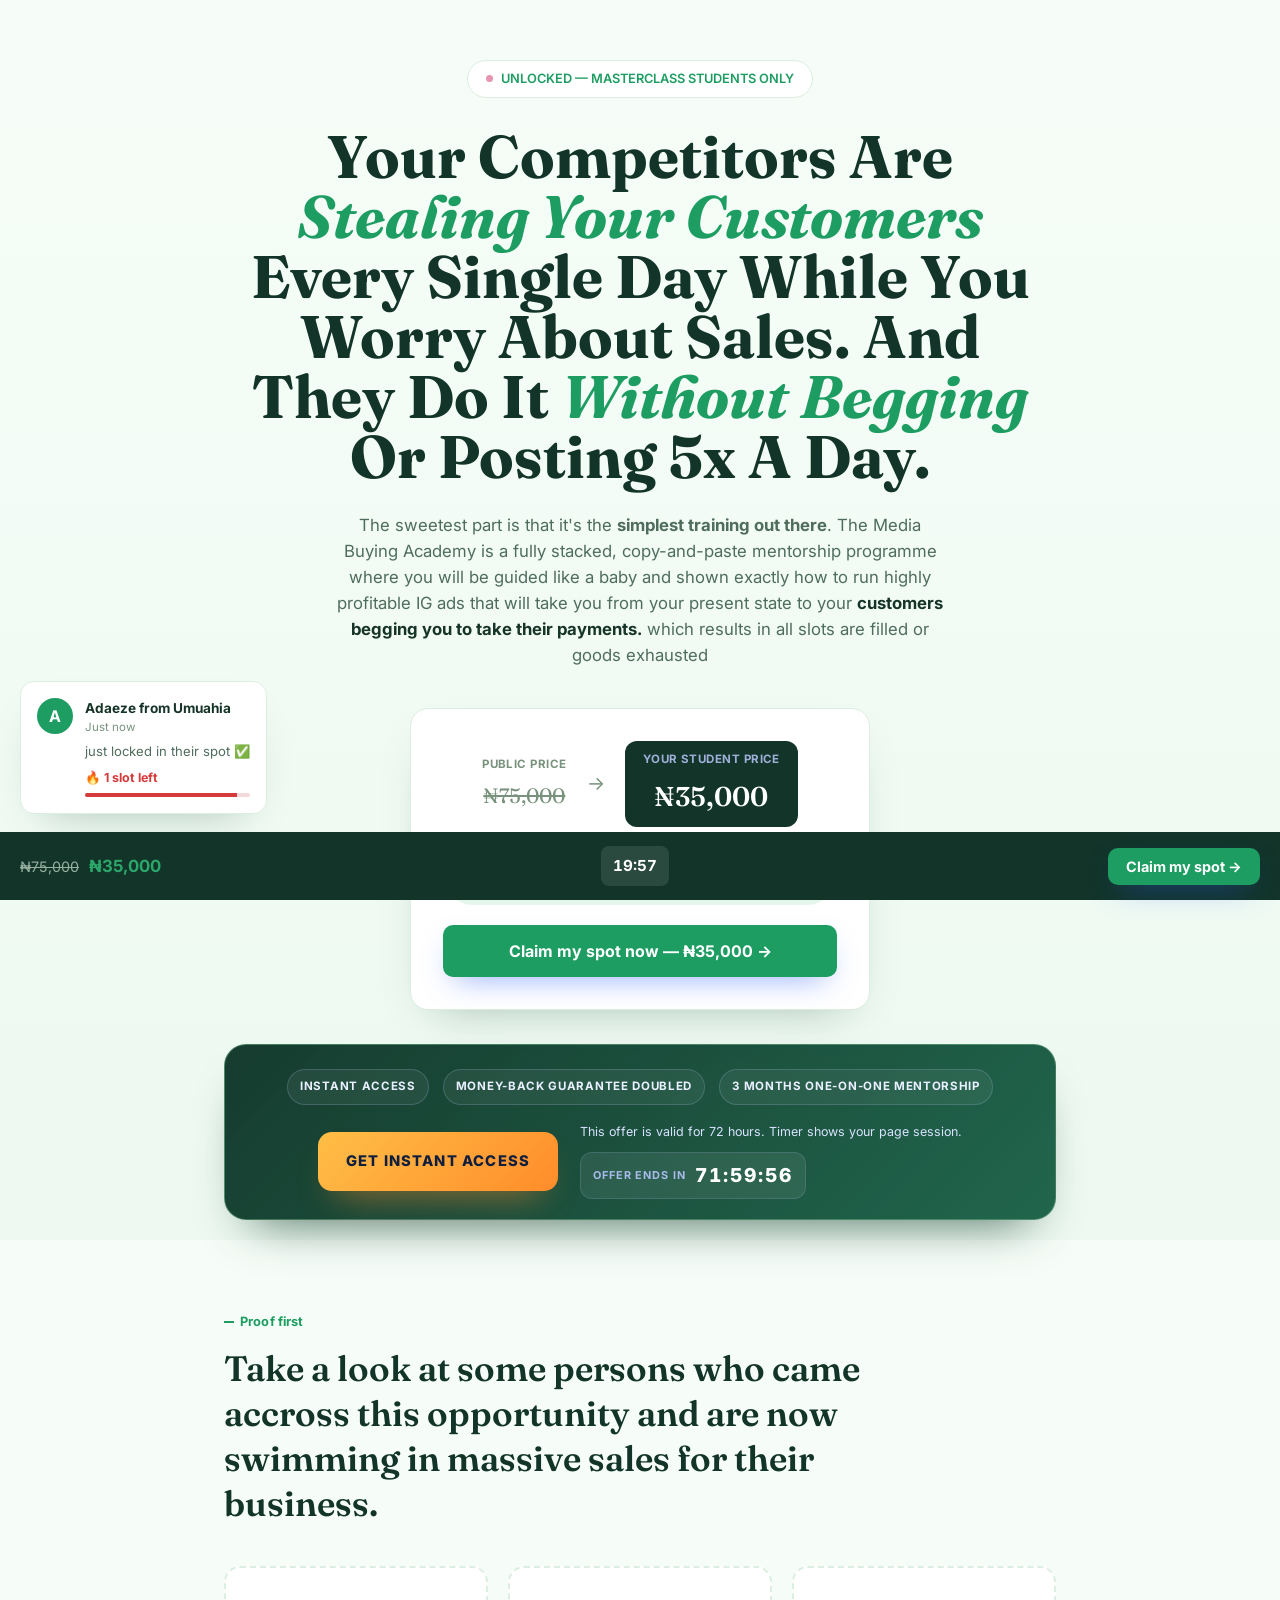
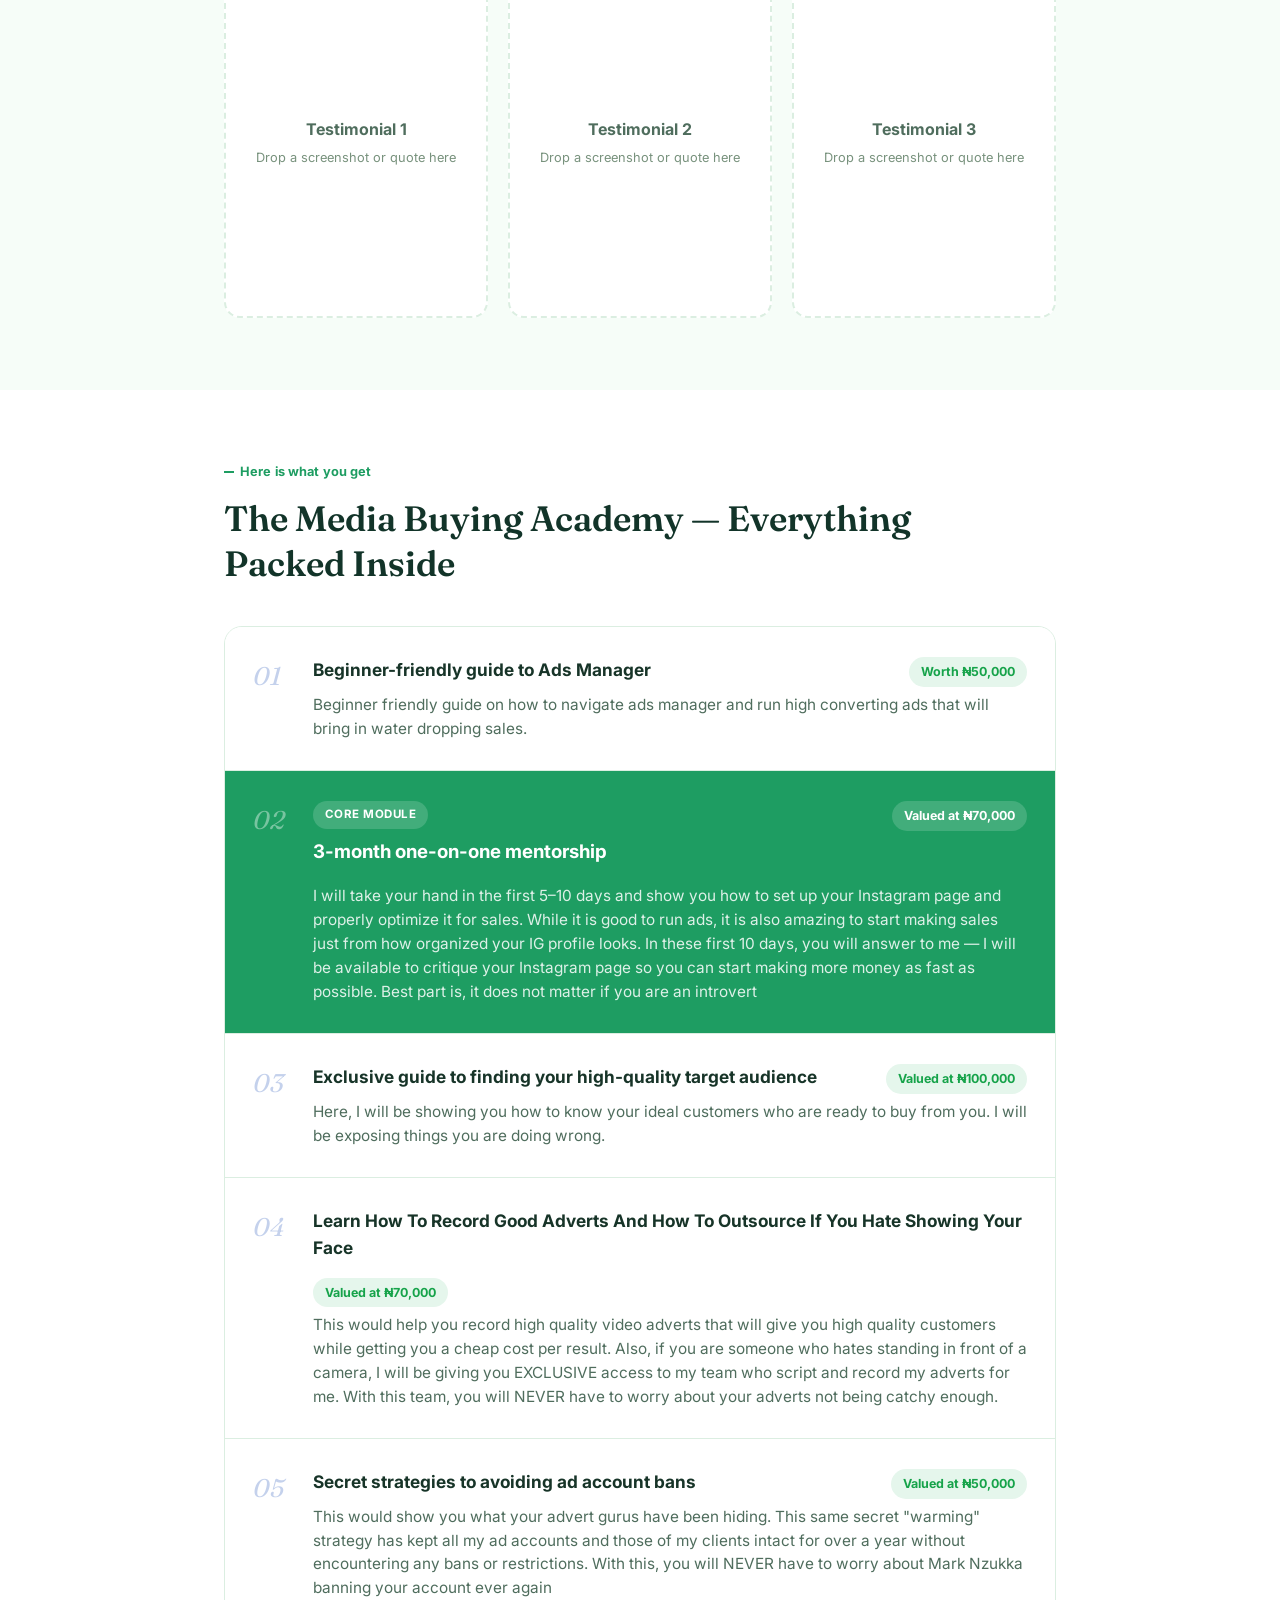
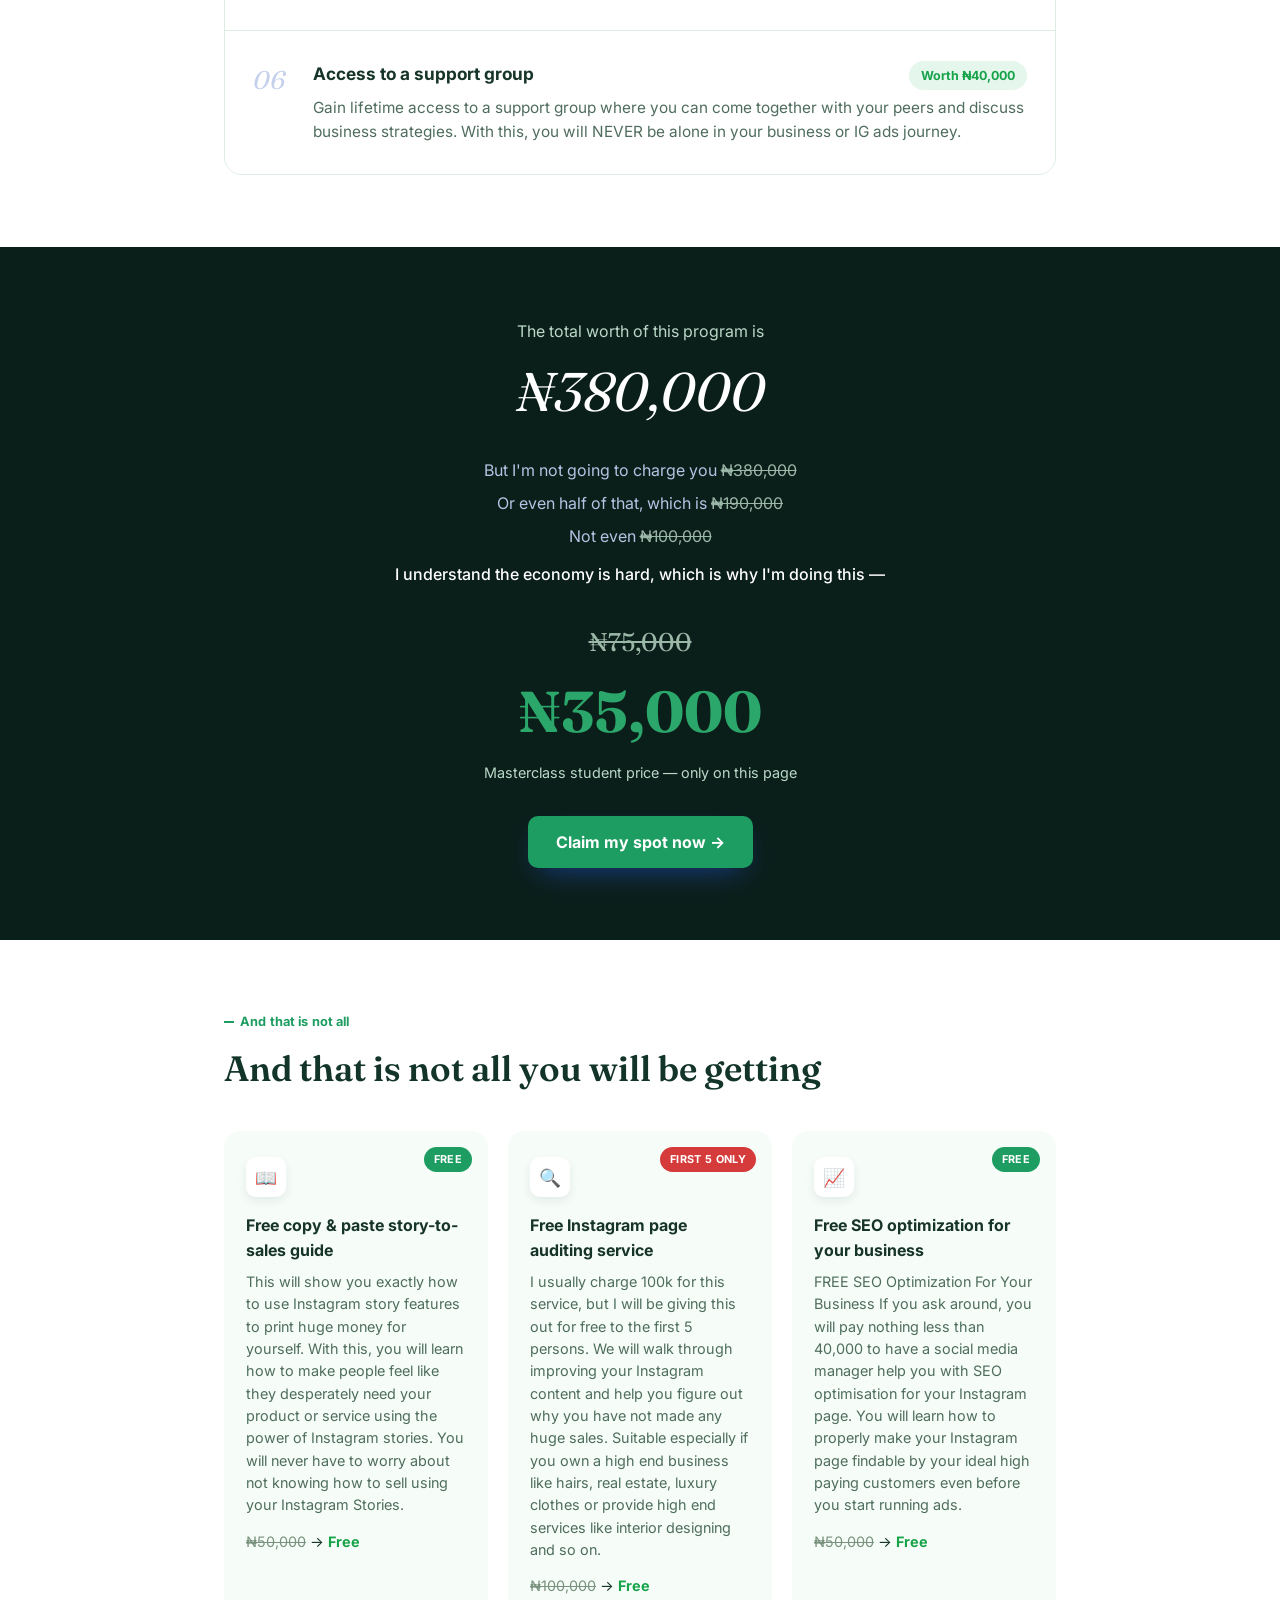
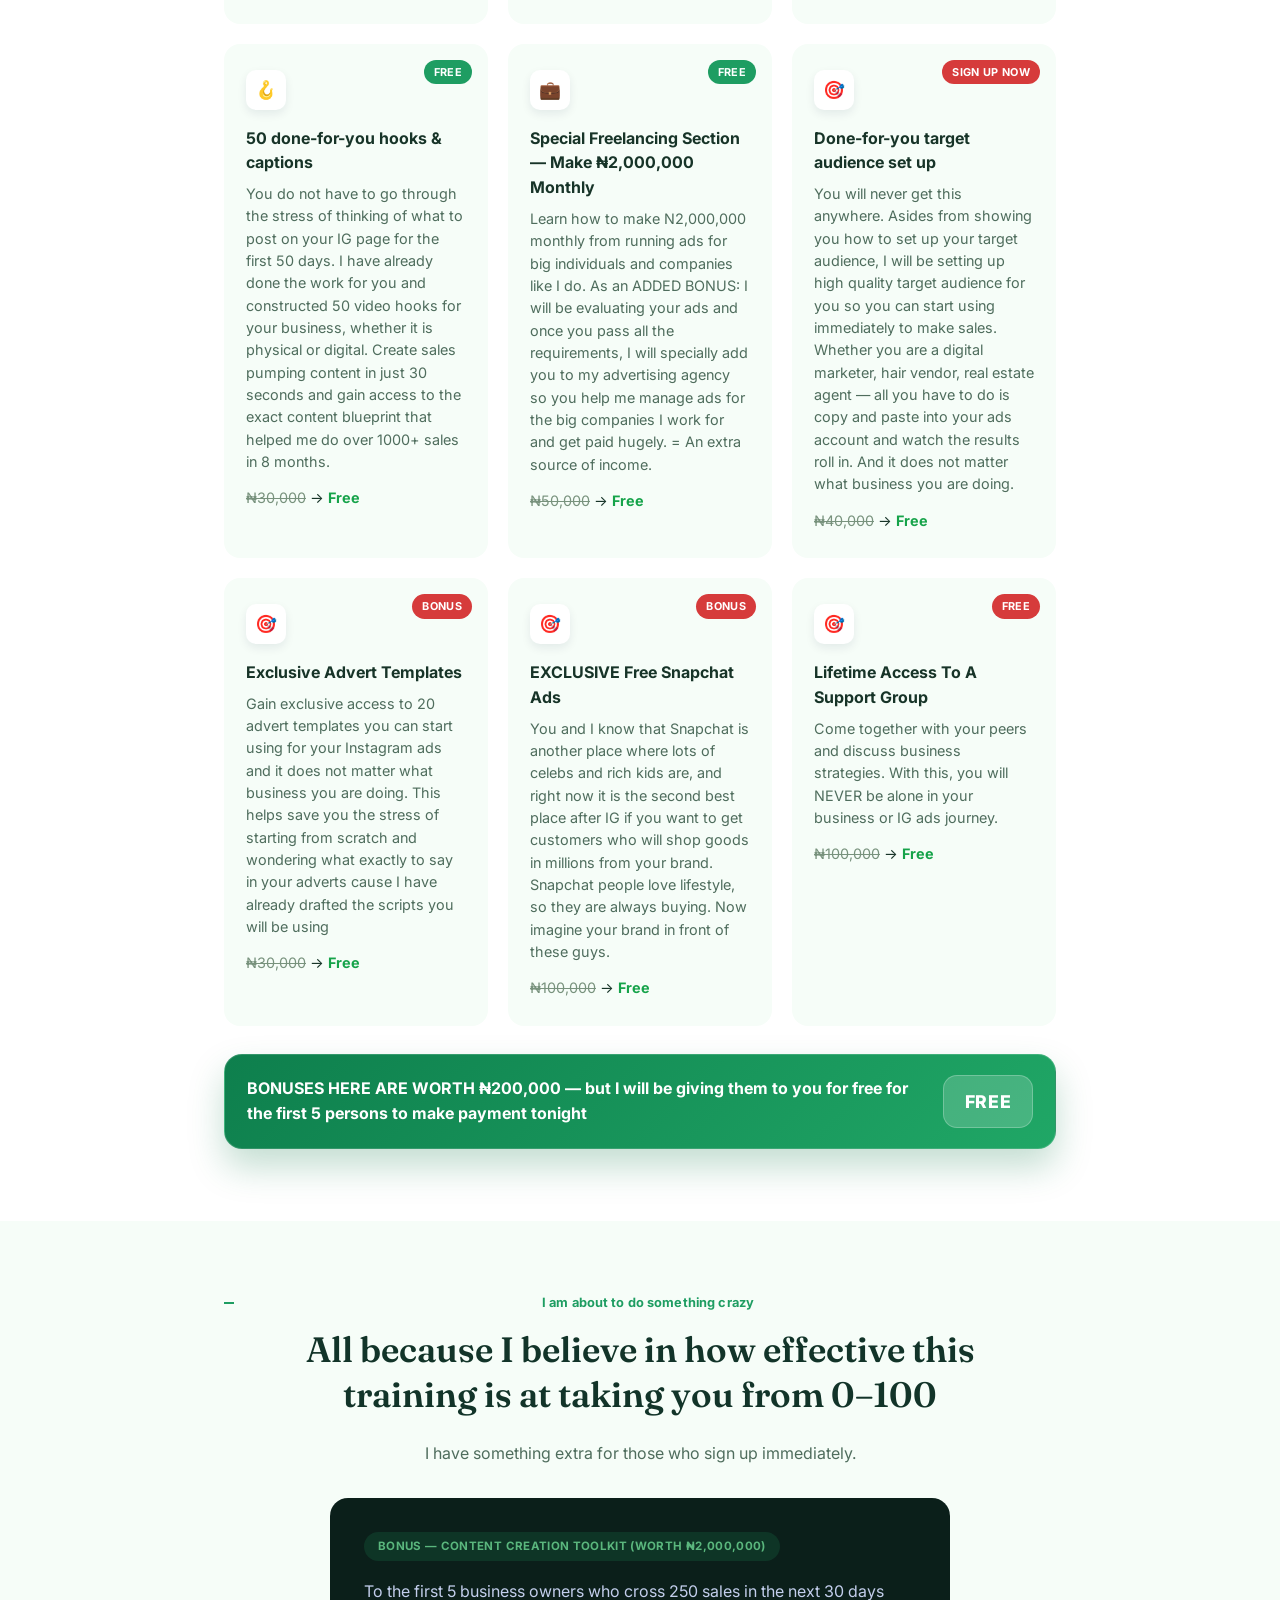
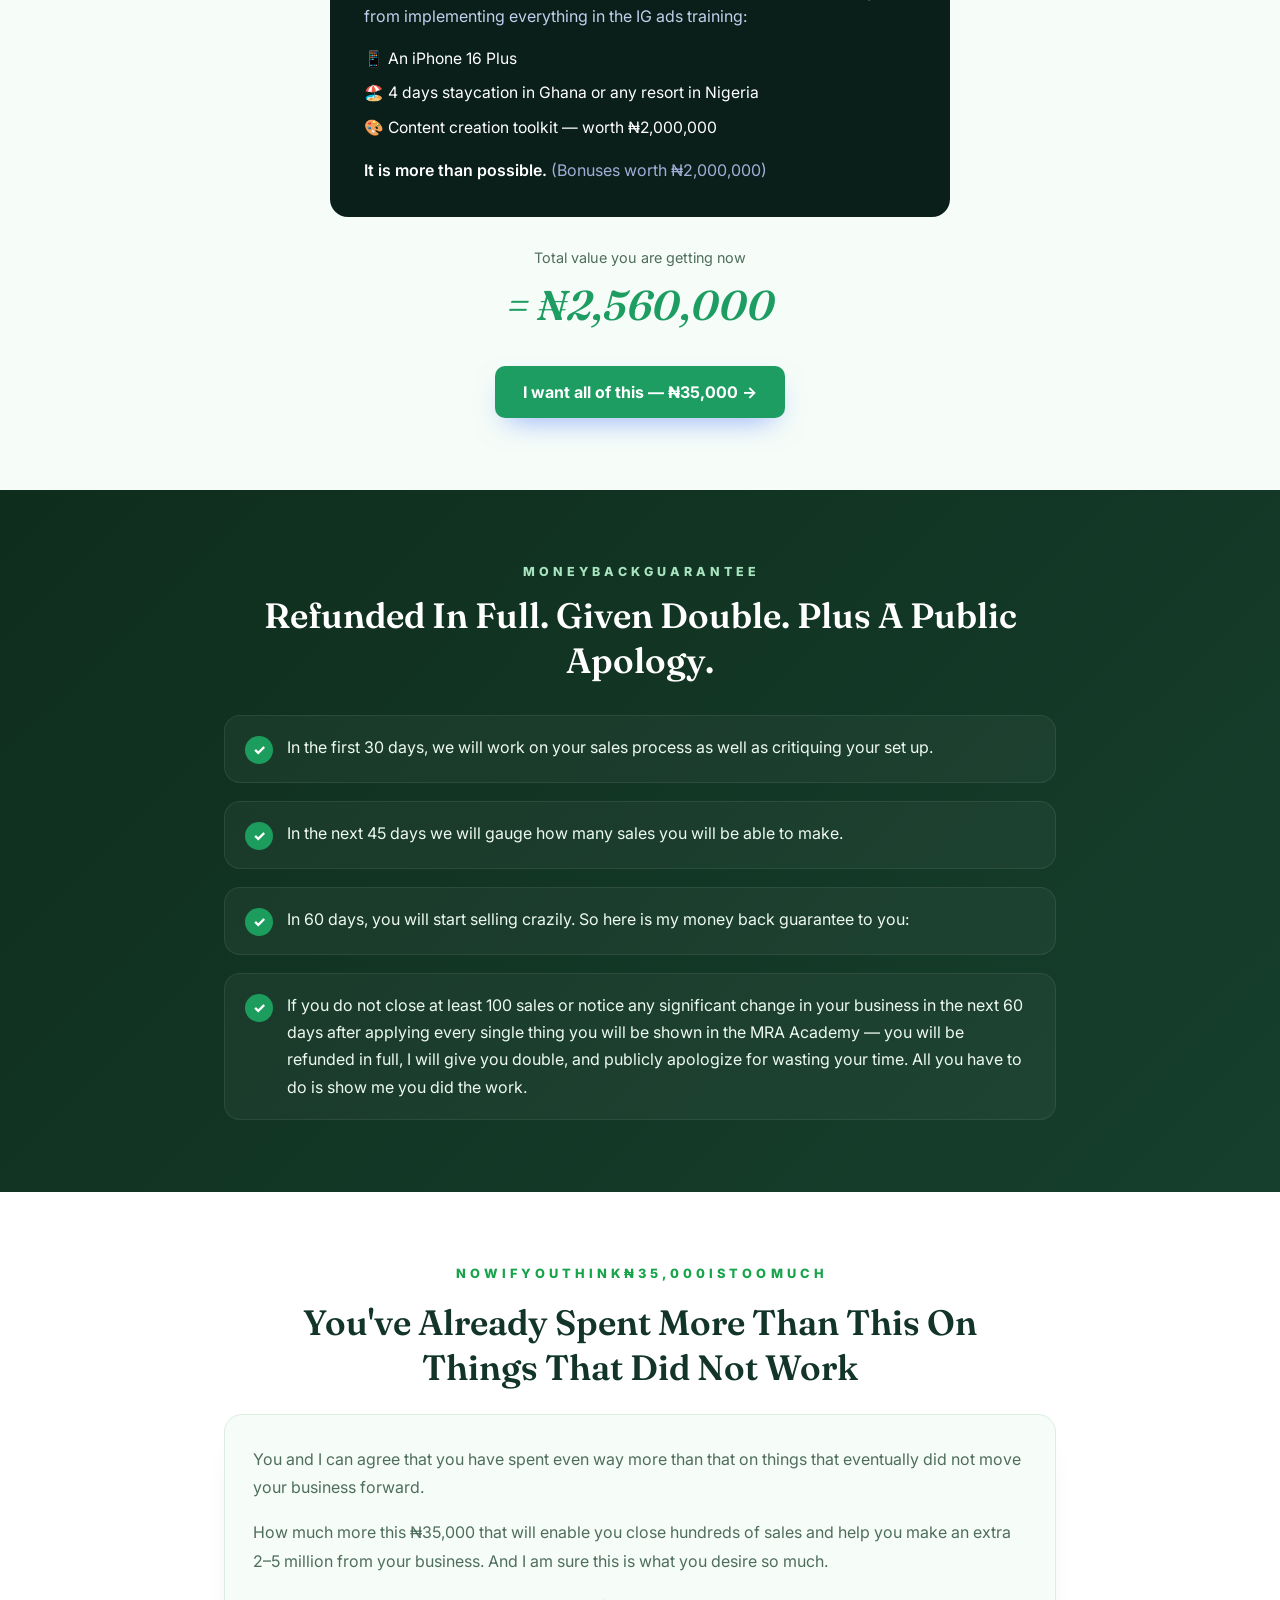
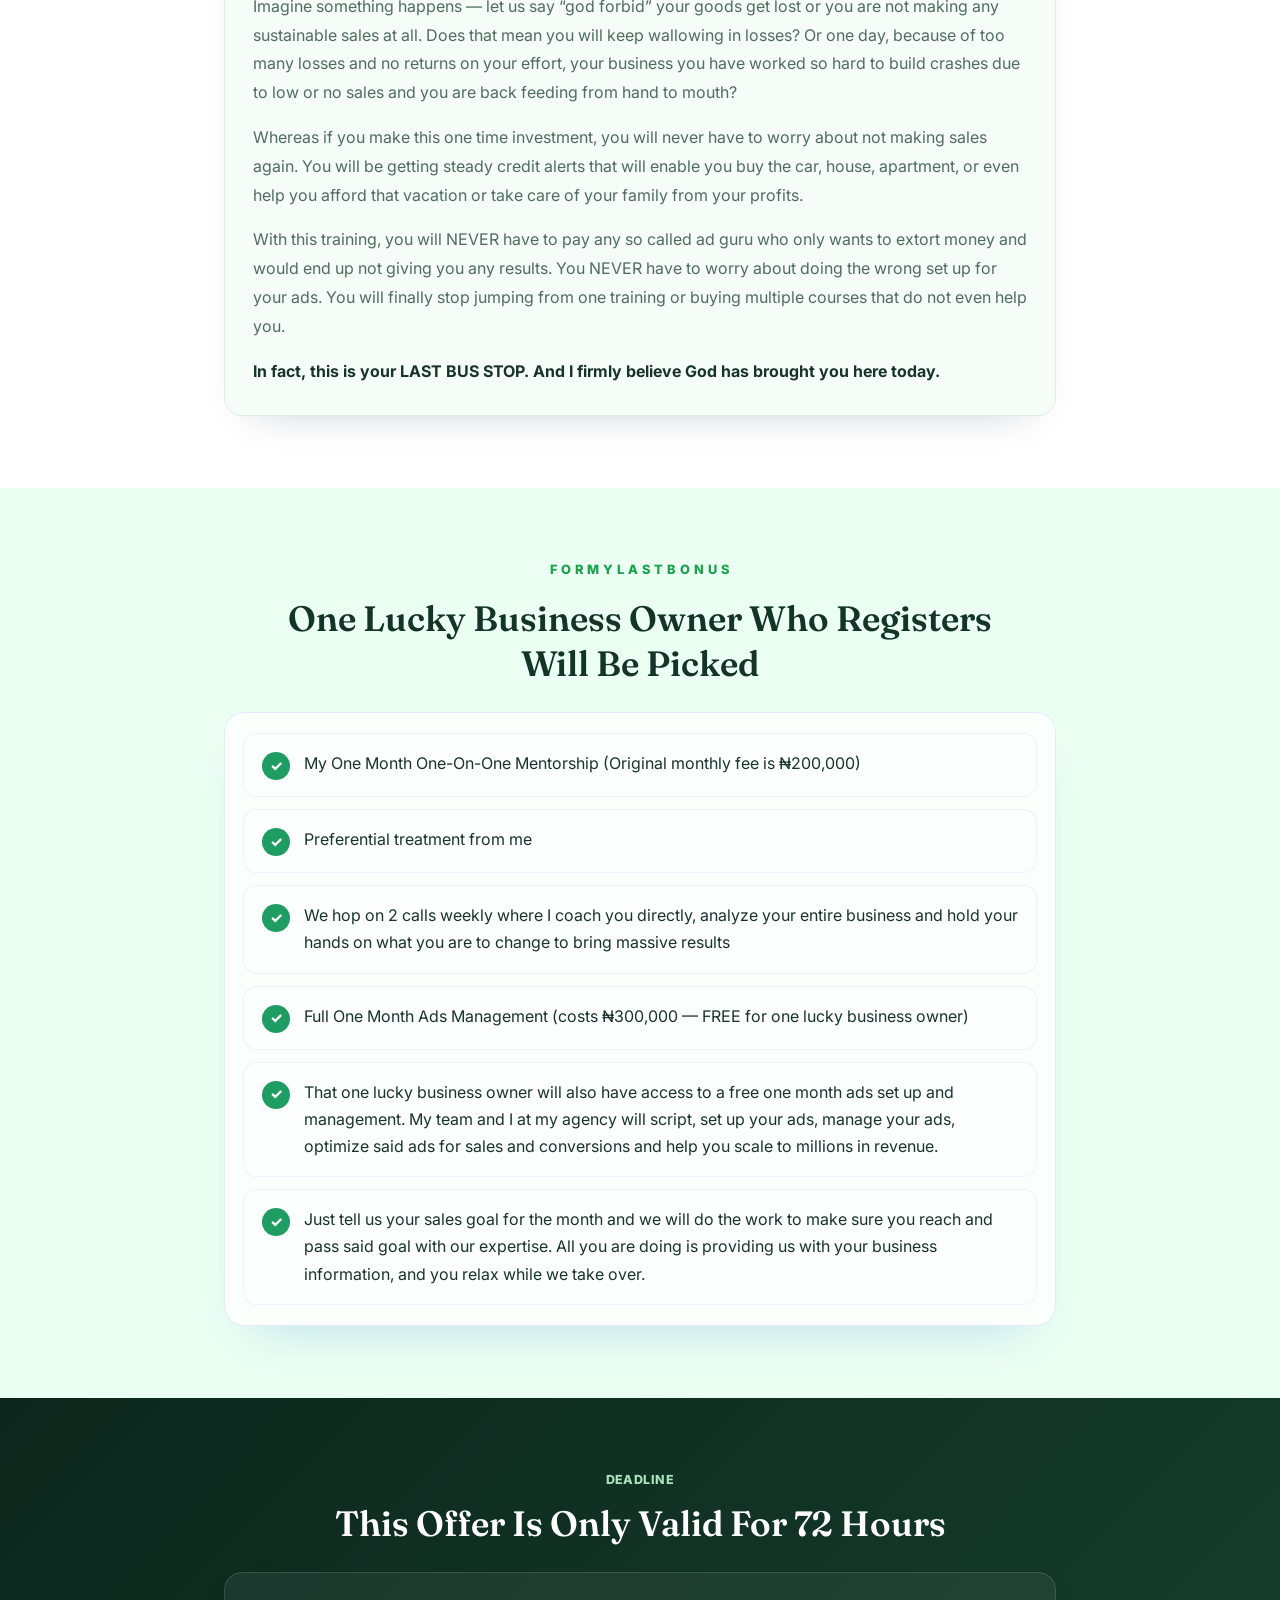
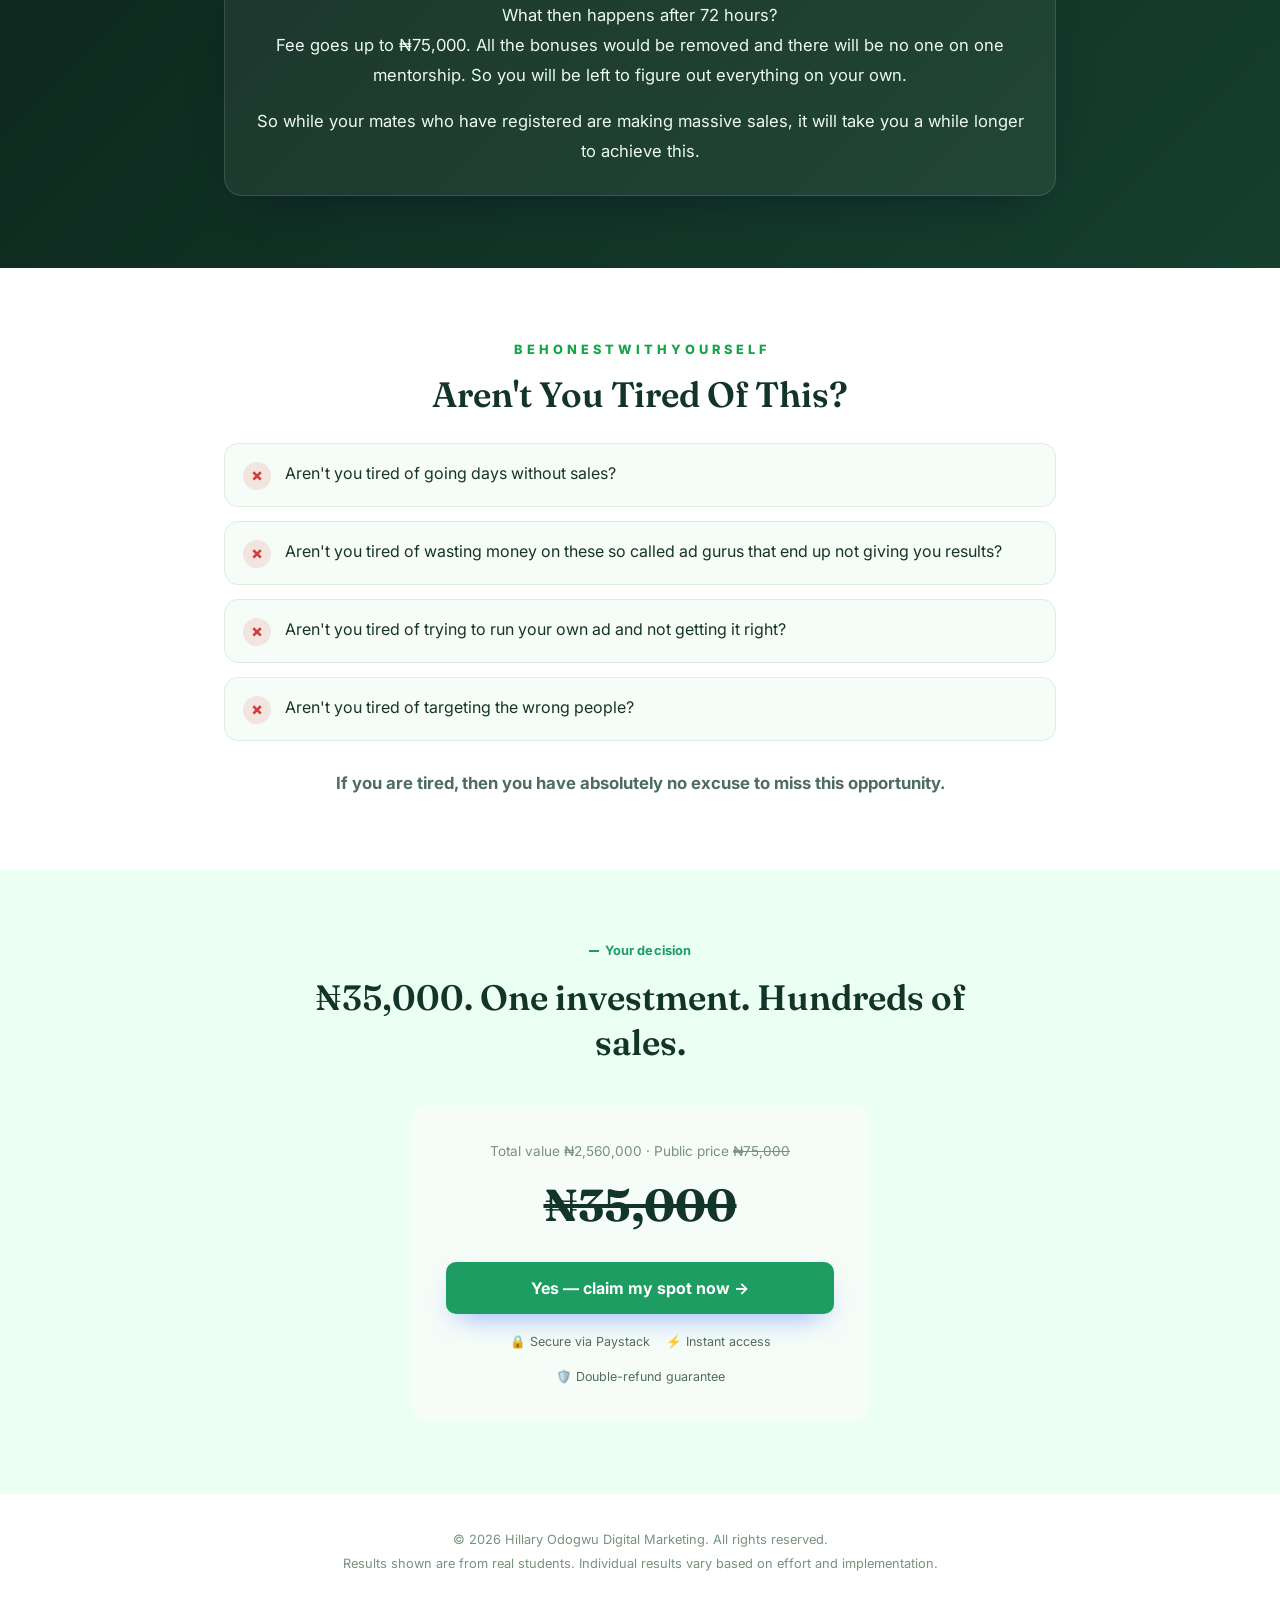
<file: index.html>
<!doctype html>
<html lang="en">
  <head>
    <meta charset="UTF-8" />
    <meta name="viewport" content="width=device-width, initial-scale=1.0" />
    <title>The Media Buying Academy — Instagram Ads Masterclass</title>
    <link rel="preconnect" href="https://fonts.googleapis.com" />
    <link rel="preconnect" href="https://fonts.gstatic.com" crossorigin />
    <link
      href="https://fonts.googleapis.com/css2?family=Fraunces:ital,opsz,wght@0,9..144,500;0,9..144,600;0,9..144,700;1,9..144,600;1,9..144,700&family=Inter:wght@400;500;600;700;800&display=swap"
      rel="stylesheet"
    />
    <link rel="stylesheet" href="styles.css" />
  </head>
  <body>
    <!-- ============ HERO ============ -->
    <section class="hero">
      <div class="wrap hero-wrap">
        <span class="badge badge--dot"
          >UNLOCKED — MASTERCLASS STUDENTS ONLY</span
        >

        <h1 class="hero-title">
          Your Competitors Are <em>Stealing Your Customers</em> Every Single Day
          While You Worry About Sales. And They Do It
          <em>Without Begging</em> Or Posting 5x A Day.
        </h1>

        <p class="hero-sub">
          The sweetest part is that it's the <b>simplest training out there</b>.
          The Media Buying Academy is a fully stacked, copy-and-paste mentorship
          programme where you will be guided like a baby and shown exactly how
          to run highly profitable IG ads that will take you from your present
          state to your
          <strong>customers begging you to take their payments.</strong> which
          results in all slots are filled or goods exhausted
        </p>

        <div class="price-card">
          <div class="price-row">
            <div class="price-col">
              <span class="price-label">Public price</span>
              <span class="price-old">₦75,000</span>
            </div>
            <span class="price-arrow">→</span>
            <div class="price-col price-col--main">
              <span class="price-label price-label--light"
                >Your student price</span
              >
              <span class="price-new">₦35,000</span>
            </div>
          </div>
          <p class="savings-pill">
            You save ₦40,000 — exclusive to masterclass students on this page
          </p>
          <button class="btn btn--primary btn--block" data-cta>
            Claim my spot now — ₦35,000 →
          </button>
        </div>
        <div class="offer">
          <div class="offer-points">
            <span>Instant Access</span>
            <span>Money-Back Guarantee Doubled</span>
            <span>3 Months One-on-One Mentorship</span>
          </div>

          <div class="offer-actions">
            <a href="checkout.html" class="offer-btn">GET INSTANT ACCESS</a>

            <div class="offer-meta">
              <small>
                This offer is valid for 72 hours. Timer shows your page session.
              </small>

              <div class="offer-timer-wrap">
                <span class="offer-timer-label">Offer ends in</span>
                <div id="timer" class="offer-timer">72:00:00</div>
              </div>
            </div>
          </div>
        </div>
      </div>
    </section>

    <!-- ============ PROOF / TESTIMONIALS ============ -->
    <section class="section proof">
      <div class="wrap">
        <span class="eyebrow">Proof first</span>
        <h2 class="section-title">
          Take a look at some persons who came accross this opportunity and are
          now swimming in massive sales for their business.
        </h2>

        <!-- TESTIMONIALS: paste your screenshots / quotes into this grid -->
        <div class="testimonial-grid" id="testimonial-slot">
          <div class="testimonial-placeholder">
            <span>Testimonial 1</span>
            <small>Drop a screenshot or quote here</small>
          </div>
          <div class="testimonial-placeholder">
            <span>Testimonial 2</span>
            <small>Drop a screenshot or quote here</small>
          </div>
          <div class="testimonial-placeholder">
            <span>Testimonial 3</span>
            <small>Drop a screenshot or quote here</small>
          </div>
        </div>
      </div>
    </section>

    <!-- ============ WHAT YOU GET ============ -->
    <section class="section modules">
      <div class="wrap">
        <span class="eyebrow">Here is what you get</span>
        <h2 class="section-title">
          The Media Buying Academy — Everything Packed Inside
        </h2>

        <div class="module-list">
          <div class="module">
            <span class="module-num">01</span>
            <div class="module-body">
              <div class="module-head">
                <h3>Beginner-friendly guide to Ads Manager</h3>
                <span class="worth-tag">Worth ₦50,000</span>
              </div>
              <p>
                Beginner friendly guide on how to navigate ads manager and run
                high converting ads that will bring in water dropping sales.
              </p>
            </div>
          </div>

          <div class="module module--core">
            <span class="module-num">02</span>
            <div class="module-body">
              <div class="module-head">
                <span class="core-tag">Core module</span>
                <span class="worth-tag worth-tag--core">Valued at ₦70,000</span>
              </div>
              <h3>3-month one-on-one mentorship</h3>
              <p>
                I will take your hand in the first 5–10 days and show you how to
                set up your Instagram page and properly optimize it for sales.
                While it is good to run ads, it is also amazing to start making
                sales just from how organized your IG profile looks. In these
                first 10 days, you will answer to me — I will be available to
                critique your Instagram page so you can start making more money
                as fast as possible. Best part is, it does not matter if you are
                an introvert
              </p>
            </div>
          </div>

          <div class="module">
            <span class="module-num">03</span>
            <div class="module-body">
              <div class="module-head">
                <h3>
                  Exclusive guide to finding your high-quality target audience
                </h3>
                <span class="worth-tag">Valued at ₦100,000</span>
              </div>
              <p>
                Here, I will be showing you how to know your ideal customers who
                are ready to buy from you. I will be exposing things you are
                doing wrong.
              </p>
            </div>
          </div>

          <div class="module">
            <span class="module-num">04</span>
            <div class="module-body">
              <div class="module-head">
                <h3>
                  Learn How To Record Good Adverts And How To Outsource If You
                  Hate Showing Your Face
                </h3>
                <span class="worth-tag">Valued at ₦70,000</span>
              </div>
              <p>
                This would help you record high quality video adverts that will
                give you high quality customers while getting you a cheap cost
                per result. Also, if you are someone who hates standing in front
                of a camera, I will be giving you EXCLUSIVE access to my team
                who script and record my adverts for me. With this team, you
                will NEVER have to worry about your adverts not being catchy
                enough.
              </p>
            </div>
          </div>

          <div class="module">
            <span class="module-num">05</span>
            <div class="module-body">
              <div class="module-head">
                <h3>Secret strategies to avoiding ad account bans</h3>
                <span class="worth-tag">Valued at ₦50,000</span>
              </div>
              <p>
                This would show you what your advert gurus have been hiding.
                This same secret "warming" strategy has kept all my ad accounts
                and those of my clients intact for over a year without
                encountering any bans or restrictions. With this, you will NEVER
                have to worry about Mark Nzukka banning your account ever again
              </p>
            </div>
          </div>

          <div class="module">
            <span class="module-num">06</span>
            <div class="module-body">
              <div class="module-head">
                <h3>Access to a support group</h3>
                <span class="worth-tag">Worth ₦40,000</span>
              </div>
              <p>
                Gain lifetime access to a support group where you can come
                together with your peers and discuss business strategies. With
                this, you will NEVER be alone in your business or IG ads
                journey.
              </p>
            </div>
          </div>
        </div>
      </div>
    </section>

    <!-- ============ TOTAL WORTH / PRICE BREAKDOWN ============ -->
    <section class="section worth">
      <div class="wrap worth-wrap">
        <p class="worth-intro">The total worth of this program is</p>
        <p class="worth-total">₦380,000</p>

        <div class="worth-steps">
          <p>But I'm not going to charge you <s>₦380,000</s></p>
          <p>Or even half of that, which is <s>₦190,000</s></p>
          <p>Not even <s>₦100,000</s></p>
          <p class="worth-context">
            I understand the economy is hard, which is why I'm doing this —
          </p>
        </div>

        <p class="worth-public"><s>₦75,000</s></p>
        <p class="worth-final">₦35,000</p>
        <p class="worth-caption">
          Masterclass student price — only on this page
        </p>

        <button class="btn btn--primary" data-cta>Claim my spot now →</button>
      </div>
    </section>

    <!-- ============ BONUS GRID ============ -->
    <section class="section bonuses">
      <div class="wrap">
        <span class="eyebrow">And that is not all</span>
        <h2 class="section-title">And that is not all you will be getting</h2>

        <div class="bonus-grid">
          <div class="bonus-card">
            <span class="bonus-tag bonus-tag--free">Free</span>
            <div class="bonus-icon">📖</div>
            <h3>Free copy &amp; paste story-to-sales guide</h3>
            <p>
              This will show you exactly how to use Instagram story features to
              print huge money for yourself. With this, you will learn how to
              make people feel like they desperately need your product or
              service using the power of Instagram stories. You will never have
              to worry about not knowing how to sell using your Instagram
              Stories.
            </p>
            <p class="bonus-price"><s>₦50,000</s> → <strong>Free</strong></p>
          </div>

          <div class="bonus-card">
            <span class="bonus-tag bonus-tag--limited">First 5 only</span>
            <div class="bonus-icon">🔍</div>
            <h3>Free Instagram page auditing service</h3>
            <p>
              I usually charge 100k for this service, but I will be giving this
              out for free to the first 5 persons. We will walk through
              improving your Instagram content and help you figure out why you
              have not made any huge sales. Suitable especially if you own a
              high end business like hairs, real estate, luxury clothes or
              provide high end services like interior designing and so on.
            </p>
            <p class="bonus-price"><s>₦100,000</s> → <strong>Free</strong></p>
          </div>

          <div class="bonus-card">
            <span class="bonus-tag bonus-tag--free">Free</span>
            <div class="bonus-icon">📈</div>
            <h3>Free SEO optimization for your business</h3>
            <p>
              FREE SEO Optimization For Your Business If you ask around, you
              will pay nothing less than 40,000 to have a social media manager
              help you with SEO optimisation for your Instagram page. You will
              learn how to properly make your Instagram page findable by your
              ideal high paying customers even before you start running ads.
            </p>
            <p class="bonus-price"><s>₦50,000</s> → <strong>Free</strong></p>
          </div>

          <div class="bonus-card">
            <span class="bonus-tag bonus-tag--free">Free</span>
            <div class="bonus-icon">🪝</div>
            <h3>50 done-for-you hooks &amp; captions</h3>
            <p>
              You do not have to go through the stress of thinking of what to
              post on your IG page for the first 50 days. I have already done
              the work for you and constructed 50 video hooks for your business,
              whether it is physical or digital. Create sales pumping content in
              just 30 seconds and gain access to the exact content blueprint
              that helped me do over 1000+ sales in 8 months.
            </p>
            <p class="bonus-price"><s>₦30,000</s> → <strong>Free</strong></p>
          </div>

          <div class="bonus-card">
            <span class="bonus-tag bonus-tag--free">Free</span>
            <div class="bonus-icon">💼</div>
            <h3>Special Freelancing Section — Make ₦2,000,000 Monthly</h3>
            <p>
              Learn how to make N2,000,000 monthly from running ads for big
              individuals and companies like I do. As an ADDED BONUS: I will be
              evaluating your ads and once you pass all the requirements, I will
              specially add you to my advertising agency so you help me manage
              ads for the big companies I work for and get paid hugely. = An
              extra source of income.
            </p>
            <p class="bonus-price"><s>₦50,000</s> → <strong>Free</strong></p>
          </div>

          <div class="bonus-card">
            <span class="bonus-tag bonus-tag--signup">Sign up now</span>
            <div class="bonus-icon">🎯</div>
            <h3>Done-for-you target audience set up</h3>
            <p>
              You will never get this anywhere. Asides from showing you how to
              set up your target audience, I will be setting up high quality
              target audience for you so you can start using immediately to make
              sales. Whether you are a digital marketer, hair vendor, real
              estate agent — all you have to do is copy and paste into your ads
              account and watch the results roll in. And it does not matter what
              business you are doing.
            </p>
            <p class="bonus-price"><s>₦40,000</s> → <strong>Free</strong></p>
          </div>

          <div class="bonus-card">
            <span class="bonus-tag bonus-tag--signup">Bonus</span>
            <div class="bonus-icon">🎯</div>
            <h3>Exclusive Advert Templates</h3>
            <p>
              Gain exclusive access to 20 advert templates you can start using
              for your Instagram ads and it does not matter what business you
              are doing. This helps save you the stress of starting from scratch
              and wondering what exactly to say in your adverts cause I have
              already drafted the scripts you will be using
            </p>
            <p class="bonus-price"><s>₦30,000</s> → <strong>Free</strong></p>
          </div>

          <div class="bonus-card">
            <span class="bonus-tag bonus-tag--signup">Bonus</span>
            <div class="bonus-icon">🎯</div>
            <h3>EXCLUSIVE Free Snapchat Ads</h3>
            <p>
              You and I know that Snapchat is another place where lots of celebs
              and rich kids are, and right now it is the second best place after
              IG if you want to get customers who will shop goods in millions
              from your brand. Snapchat people love lifestyle, so they are
              always buying. Now imagine your brand in front of these guys.
            </p>
            <p class="bonus-price"><s>₦100,000</s> → <strong>Free</strong></p>
          </div>

          <div class="bonus-card">
            <span class="bonus-tag bonus-tag--signup">Free</span>
            <div class="bonus-icon">🎯</div>
            <h3>Lifetime Access To A Support Group</h3>
            <p>
              Come together with your peers and discuss business strategies.
              With this, you will NEVER be alone in your business or IG ads
              journey.
            </p>
            <p class="bonus-price"><s>₦100,000</s> → <strong>Free</strong></p>
          </div>
        </div>

        <div class="bonus-highlight">
          <p>
            BONUSES HERE ARE WORTH ₦200,000 — but I will be giving them to you
            for free for the first 5 persons to make payment tonight
          </p>
          <span class="bonus-highlight-badge">FREE</span>
        </div>
      </div>
    </section>

    <!-- ============ CRAZY BONUS STACK ============ -->
    <section class="section crazy">
      <div class="wrap">
        <span class="eyebrow">I am about to do something crazy</span>
        <h2 class="section-title">
          All because I believe in how effective this training is at taking you
          from 0–100
        </h2>
        <p class="crazy-sub">
          I have something extra for those who sign up immediately.
        </p>

        <div class="crazy-card">
          <span class="crazy-tag"
            >Bonus — content creation toolkit (worth ₦2,000,000)</span
          >
          <p class="crazy-desc">
            To the first 5 business owners who cross 250 sales in the next 30
            days from implementing everything in the IG ads training:
          </p>
          <ul class="crazy-list">
            <li>📱 An iPhone 16 Plus</li>
            <li>🏖️ 4 days staycation in Ghana or any resort in Nigeria</li>
            <li>🎨 Content creation toolkit — worth ₦2,000,000</li>
          </ul>
          <p class="crazy-note">
            It is more than possible. <span>(Bonuses worth ₦2,000,000)</span>
          </p>
        </div>

        <p class="crazy-total-label">Total value you are getting now</p>
        <p class="crazy-total">= ₦2,560,000</p>
        <button class="btn btn--primary" data-cta>
          I want all of this — ₦35,000 →
        </button>
      </div>
    </section>

    <!-- ============ MONEY-BACK GUARANTEE ============ -->
    <section class="section guarantee">
      <div class="wrap guarantee-wrap">
        <p class="guarantee-kicker">M O N E Y B A C K G U A R A N T E E</p>
        <h2 class="section-title guarantee-title">
          Refunded In Full. Given Double. Plus A Public Apology.
        </h2>

        <div class="guarantee-list">
          <div class="guarantee-item">
            <span class="check">✓</span>
            <p>
              In the first 30 days, we will work on your sales process as well
              as critiquing your set up.
            </p>
          </div>
          <div class="guarantee-item">
            <span class="check">✓</span>
            <p>
              In the next 45 days we will gauge how many sales you will be able
              to make.
            </p>
          </div>
          <div class="guarantee-item">
            <span class="check">✓</span>
            <p>
              In 60 days, you will start selling crazily. So here is my money
              back guarantee to you:
            </p>
          </div>
          <div class="guarantee-item">
            <span class="check">✓</span>
            <p>
              If you do not close at least 100 sales or notice any significant
              change in your business in the next 60 days after applying every
              single thing you will be shown in the MRA Academy — you will be
              refunded in full, I will give you double, and publicly apologize
              for wasting your time. All you have to do is show me you did the
              work.
            </p>
          </div>
        </div>
      </div>
    </section>

    <!-- ============ PRICE OBJECTION ============ -->
    <section class="section objection">
      <div class="wrap objection-wrap">
        <p class="objection-kicker">
          N O W I F Y O U T H I N K ₦ 3 5 , 0 0 0 I S T O O M U C H
        </p>
        <h2 class="section-title objection-title">
          You've Already Spent More Than This On Things That Did Not Work
        </h2>

        <div class="objection-body">
          <p>
            You and I can agree that you have spent even way more than that on
            things that eventually did not move your business forward.
          </p>
          <p>
            How much more this ₦35,000 that will enable you close hundreds of
            sales and help you make an extra 2–5 million from your business. And
            I am sure this is what you desire so much.
          </p>
          <p>
            Imagine something happens — let us say “god forbid” your goods get
            lost or you are not making any sustainable sales at all. Does that
            mean you will keep wallowing in losses? Or one day, because of too
            many losses and no returns on your effort, your business you have
            worked so hard to build crashes due to low or no sales and you are
            back feeding from hand to mouth?
          </p>
          <p>
            Whereas if you make this one time investment, you will never have to
            worry about not making sales again. You will be getting steady
            credit alerts that will enable you buy the car, house, apartment, or
            even help you afford that vacation or take care of your family from
            your profits.
          </p>
          <p>
            With this training, you will NEVER have to pay any so called ad guru
            who only wants to extort money and would end up not giving you any
            results. You NEVER have to worry about doing the wrong set up for
            your ads. You will finally stop jumping from one training or buying
            multiple courses that do not even help you.
          </p>
          <p class="objection-final">
            In fact, this is your LAST BUS STOP. And I firmly believe God has
            brought you here today.
          </p>
        </div>
      </div>
    </section>

    <!-- ============ LAST BONUS ============ -->
    <section class="section last-bonus">
      <div class="wrap last-bonus-wrap">
        <p class="last-bonus-kicker">F O R M Y L A S T B O N U S</p>
        <h2 class="section-title last-bonus-title">
          One Lucky Business Owner Who Registers Will Be Picked
        </h2>

        <div class="last-bonus-card">
          <div class="last-bonus-item">
            <span class="check">✓</span>
            <p>
              My One Month One-On-One Mentorship (Original monthly fee is
              ₦200,000)
            </p>
          </div>
          <div class="last-bonus-item">
            <span class="check">✓</span>
            <p>Preferential treatment from me</p>
          </div>
          <div class="last-bonus-item">
            <span class="check">✓</span>
            <p>
              We hop on 2 calls weekly where I coach you directly, analyze your
              entire business and hold your hands on what you are to change to
              bring massive results
            </p>
          </div>
          <div class="last-bonus-item">
            <span class="check">✓</span>
            <p>
              Full One Month Ads Management (costs ₦300,000 — FREE for one lucky
              business owner)
            </p>
          </div>
          <div class="last-bonus-item">
            <span class="check">✓</span>
            <p>
              That one lucky business owner will also have access to a free one
              month ads set up and management. My team and I at my agency will
              script, set up your ads, manage your ads, optimize said ads for
              sales and conversions and help you scale to millions in revenue.
            </p>
          </div>
          <div class="last-bonus-item">
            <span class="check">✓</span>
            <p>
              Just tell us your sales goal for the month and we will do the work
              to make sure you reach and pass said goal with our expertise. All
              you are doing is providing us with your business information, and
              you relax while we take over.
            </p>
          </div>
        </div>
      </div>
    </section>

    <!-- ============ DEADLINE ============ -->
    <section class="section deadline">
      <div class="wrap deadline-wrap">
        <p class="deadline-kicker">DEADLINE</p>
        <h2 class="section-title deadline-title">
          This Offer Is Only Valid For 72 Hours
        </h2>

        <div class="deadline-card">
          <p>
            What then happens after 72 hours?<br />
            Fee goes up to ₦75,000. All the bonuses would be removed and there
            will be no one on one mentorship. So you will be left to figure out
            everything on your own.
          </p>
          <p>
            So while your mates who have registered are making massive sales, it
            will take you a while longer to achieve this.
          </p>
        </div>
      </div>
    </section>

    <!-- ============ HONESTY CHECK ============ -->
    <section class="section honesty">
      <div class="wrap honesty-wrap">
        <p class="honesty-kicker">B E H O N E S T W I T H Y O U R S E L F</p>
        <h2 class="section-title honesty-title">Aren't You Tired Of This?</h2>

        <div class="honesty-list">
          <div class="honesty-item">
            <span class="cross">✗</span>
            <p>Aren't you tired of going days without sales?</p>
          </div>
          <div class="honesty-item">
            <span class="cross">✗</span>
            <p>
              Aren't you tired of wasting money on these so called ad gurus that
              end up not giving you results?
            </p>
          </div>
          <div class="honesty-item">
            <span class="cross">✗</span>
            <p>
              Aren't you tired of trying to run your own ad and not getting it
              right?
            </p>
          </div>
          <div class="honesty-item">
            <span class="cross">✗</span>
            <p>Aren't you tired of targeting the wrong people?</p>
          </div>
        </div>

        <p class="honesty-final">
          If you are tired, then you have absolutely no excuse to miss this
          opportunity.
        </p>
      </div>
    </section>

    <!-- ============ FINAL DECISION ============ -->
    <section class="section decision">
      <div class="wrap decision-wrap">
        <span class="eyebrow">Your decision</span>
        <h2 class="section-title">
          ₦35,000. One investment. Hundreds of sales.
        </h2>

        <div class="decision-card">
          <p class="decision-meta">
            Total value ₦2,560,000 · Public price <s>₦75,000</s>
          </p>
          <p class="decision-price"><s>₦35,000</s></p>
          <button class="btn btn--primary btn--block" data-cta>
            Yes — claim my spot now →
          </button>
          <div class="decision-trust">
            <span>🔒 Secure via Paystack</span>
            <span>⚡ Instant access</span>
            <span>🛡️ Double-refund guarantee</span>
          </div>
        </div>
      </div>
    </section>

    <footer class="footer">
      <p>© 2026 Hillary Odogwu Digital Marketing. All rights reserved.</p>
      <p>
        Results shown are from real students. Individual results vary based on
        effort and implementation.
      </p>
    </footer>

    <!-- ============ STICKY BOTTOM BAR ============ -->
    <div class="sticky-bar">
      <div class="sticky-price">
        <span class="sticky-label">Student-only price:</span>
        <s>₦75,000</s> <strong>₦35,000</strong>
      </div>
      <div class="sticky-timer" id="countdown">20:00</div>
      <button class="btn btn--primary btn--sticky" data-cta>
        Claim my spot →
      </button>
    </div>

    <!-- ============ SOCIAL PROOF POPUP ============ -->
    <div class="proof-popup" id="proof-popup">
      <div class="proof-avatar" id="proof-avatar">A</div>
      <div class="proof-body">
        <p class="proof-name" id="proof-name">Adaeze from Umuahia</p>
        <p class="proof-time">Just now</p>
        <p class="proof-status">just locked in their spot ✅</p>
        <p class="proof-slots">🔥 1 slot left</p>
        <div class="proof-bar"><span></span></div>
      </div>
    </div>

    <script src="script.js"></script>
  </body>
</html>
</file>
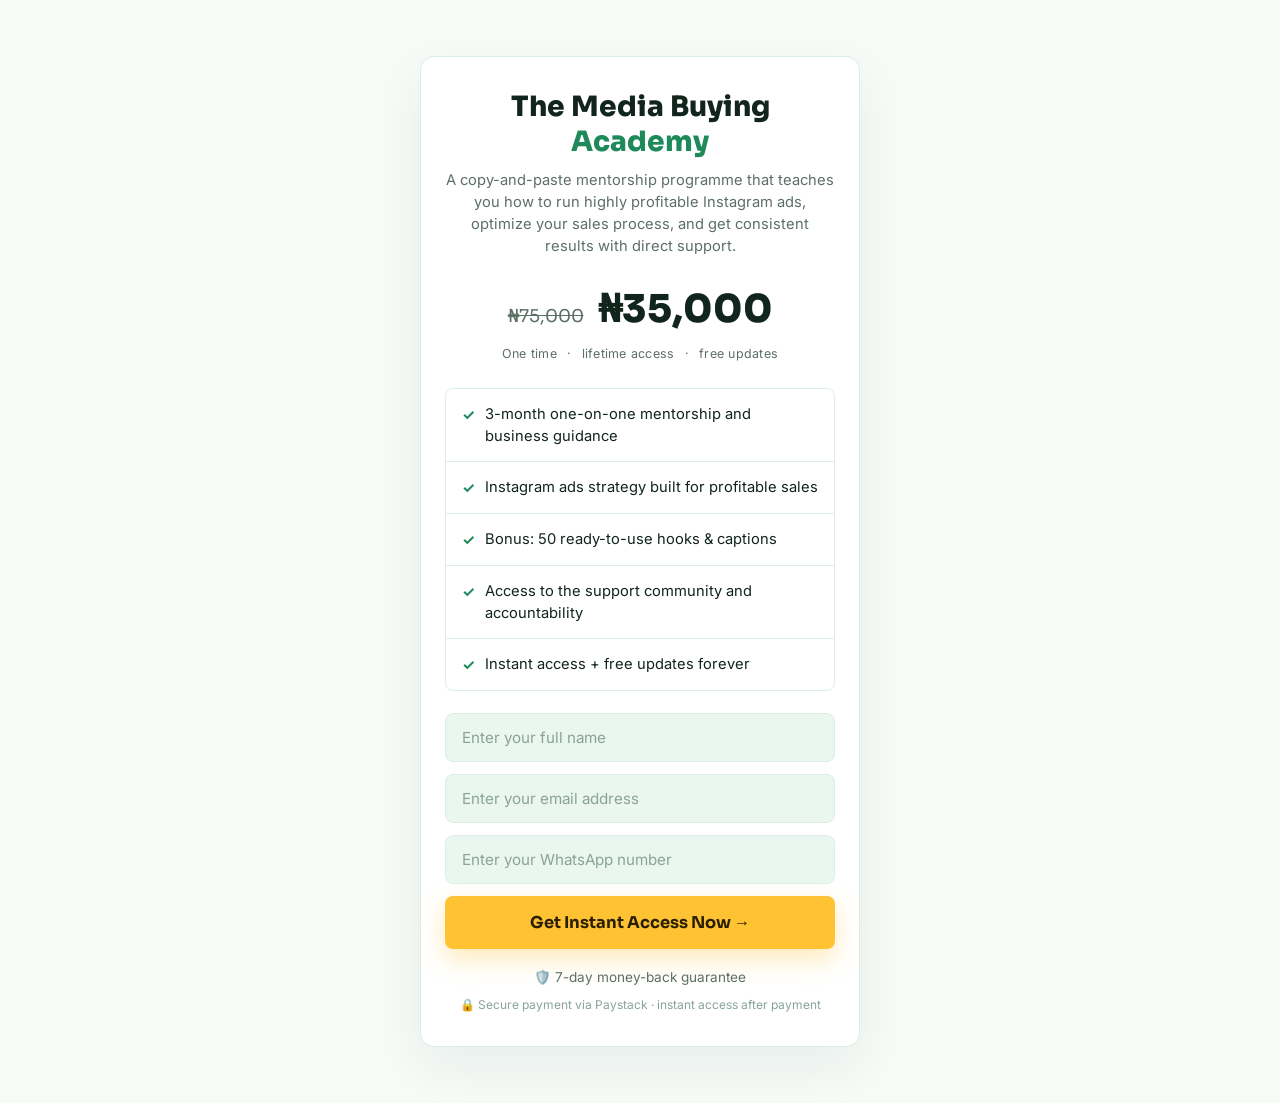
<file: checkout.html>
<!doctype html>
<html lang="en">
  <head>
    <meta charset="UTF-8" />
    <meta name="viewport" content="width=device-width, initial-scale=1.0" />
    <title>The Media Buying Academy — Get Instant Access</title>
    <link rel="preconnect" href="https://fonts.googleapis.com" />
    <link rel="preconnect" href="https://fonts.gstatic.com" crossorigin />
    <link
      href="https://fonts.googleapis.com/css2?family=Sora:wght@400;600;700;800&family=Inter:wght@400;500;600&display=swap"
      rel="stylesheet"
    />
    <style>
      :root {
        --green: #1e8a5a;
        --green-dark: #146b45;
        --green-light: #eaf7f0;
        --amber: #ffc233;
        --bg: #f6fbf8;
        --card: #ffffff;
        --ink: #12251c;
        --ink-dim: #5c6f65;
        --line: #dceee3;
        --radius-m: 14px;
        --radius-s: 8px;
        --font-display: "Sora", sans-serif;
        --font-body: "Inter", -apple-system, sans-serif;
      }

      * {
        box-sizing: border-box;
        margin: 0;
        padding: 0;
      }
      body {
        background: var(--bg);
        color: var(--ink);
        font-family: var(--font-body);
        line-height: 1.5;
        padding: 32px 16px 60px;
        -webkit-font-smoothing: antialiased;
      }

      .card {
        max-width: 440px;
        margin: 0 auto;
        background: var(--card);
        border: 1px solid var(--line);
        border-radius: var(--radius-m);
        padding: 32px 24px;
        box-shadow: 0 20px 50px rgba(18, 37, 28, 0.06);
      }

      .header {
        text-align: center;
        margin-bottom: 22px;
      }
      h1 {
        font-family: var(--font-display);
        font-weight: 800;
        font-size: 1.55rem;
        line-height: 1.25;
        color: var(--ink);
      }
      h1 .accent {
        color: var(--green);
        display: block;
      }
      .subtitle {
        color: var(--ink-dim);
        font-size: 0.92rem;
        margin-top: 10px;
        line-height: 1.5;
      }

      .price-row {
        text-align: center;
        margin: 24px 0 6px;
      }
      .price-old {
        font-family: var(--font-display);
        font-size: 1.1rem;
        color: var(--ink-dim);
        text-decoration: line-through;
        margin-right: 10px;
      }
      .price-new {
        font-family: var(--font-display);
        font-weight: 800;
        font-size: 2.4rem;
        color: var(--ink);
      }
      .price-note {
        text-align: center;
        font-size: 0.78rem;
        color: var(--ink-dim);
        letter-spacing: 0.02em;
        margin-bottom: 24px;
      }
      .price-note .dot {
        margin: 0 6px;
      }

      .checklist {
        border: 1px solid var(--line);
        border-radius: var(--radius-s);
        overflow: hidden;
        margin-bottom: 22px;
      }
      .checklist .item {
        display: flex;
        align-items: flex-start;
        gap: 10px;
        padding: 14px 16px;
        border-bottom: 1px solid var(--line);
        font-size: 0.92rem;
      }
      .checklist .item:last-child {
        border-bottom: none;
      }
      .checklist .item .check {
        color: var(--green);
        font-weight: 700;
        flex-shrink: 0;
        margin-top: 1px;
      }

      form {
        display: flex;
        flex-direction: column;
        gap: 12px;
        margin-bottom: 18px;
      }
      .field {
        width: 100%;
        padding: 14px 16px;
        border: 1px solid var(--line);
        border-radius: var(--radius-s);
        background: var(--green-light);
        font-family: var(--font-body);
        font-size: 0.95rem;
        color: var(--ink);
        outline: none;
        transition:
          border-color 0.15s ease,
          background 0.15s ease;
      }
      .field::placeholder {
        color: #8aa398;
      }
      .field:focus {
        border-color: var(--green);
        background: #fff;
      }

      .btn {
        display: flex;
        align-items: center;
        justify-content: center;
        gap: 8px;
        width: 100%;
        background: var(--amber);
        color: #2a2000;
        font-family: var(--font-display);
        font-weight: 700;
        font-size: 1.02rem;
        padding: 16px 20px;
        border-radius: var(--radius-s);
        border: none;
        cursor: pointer;
        text-decoration: none;
        box-shadow: 0 10px 24px rgba(255, 194, 51, 0.35);
        transition:
          transform 0.1s ease,
          box-shadow 0.15s ease;
      }
      .btn:hover {
        box-shadow: 0 12px 28px rgba(255, 194, 51, 0.45);
      }
      .btn:active {
        transform: scale(0.98);
      }

      .guarantee {
        text-align: center;
        font-size: 0.85rem;
        color: var(--ink-dim);
        margin-top: 16px;
        display: flex;
        align-items: center;
        justify-content: center;
        gap: 6px;
      }

      .security-line {
        text-align: center;
        font-size: 0.75rem;
        color: #8aa398;
        margin-top: 8px;
      }

      @media (max-width: 420px) {
        .card {
          padding: 26px 18px;
        }
        h1 {
          font-size: 1.35rem;
        }
        .price-new {
          font-size: 2rem;
        }
      }

      @media (min-width: 600px) {
        body {
          padding: 56px 16px;
        }
        h1 {
          font-size: 1.75rem;
        }
      }

      :focus-visible {
        outline: 2px solid var(--green);
        outline-offset: 2px;
      }
    </style>
  </head>
  <body>
    <div class="card">
      <div class="header">
        <h1>The Media Buying<span class="accent">Academy</span></h1>
        <p class="subtitle">
          A copy-and-paste mentorship programme that teaches you how to run
          highly profitable Instagram ads, optimize your sales process, and get
          consistent results with direct support.
        </p>
      </div>

      <div class="price-row">
        <span class="price-old">₦75,000</span>
        <span class="price-new">₦35,000</span>
      </div>
      <p class="price-note">
        One time <span class="dot">·</span> lifetime access
        <span class="dot">·</span> free updates
      </p>

      <div class="checklist">
        <div class="item">
          <span class="check">✓</span> 3-month one-on-one mentorship and
          business guidance
        </div>
        <div class="item">
          <span class="check">✓</span> Instagram ads strategy built for
          profitable sales
        </div>
        <div class="item">
          <span class="check">✓</span> Bonus: 50 ready-to-use hooks &amp;
          captions
        </div>
        <div class="item">
          <span class="check">✓</span> Access to the support community and
          accountability
        </div>
        <div class="item">
          <span class="check">✓</span> Instant access + free updates forever
        </div>
      </div>

      <form id="checkoutForm">
        <input
          class="field"
          type="text"
          name="name"
          placeholder="Enter your full name"
          required
        />
        <input
          class="field"
          type="email"
          name="email"
          placeholder="Enter your email address"
          required
        />
        <input
          class="field"
          type="tel"
          name="phone"
          placeholder="Enter your WhatsApp number"
          required
        />
        <button type="submit" class="btn">Get Instant Access Now →</button>
      </form>

      <p class="guarantee">🛡️ 7-day money-back guarantee</p>
      <p class="security-line">
        🔒 Secure payment via Paystack · instant access after payment
      </p>
    </div>

    <script>
      document
        .getElementById("checkoutForm")
        .addEventListener("submit", function (event) {
          event.preventDefault();

          const form = event.currentTarget;
          const formData = new FormData(form);
          const name = String(formData.get("name") || "").trim();
          const email = String(formData.get("email") || "").trim();
          const phone = String(formData.get("phone") || "").trim();

          if (!name || !email || !phone) {
            alert("Please fill in all fields before continuing.");
            return;
          }

          const params = new URLSearchParams({
            name,
            email,
            phone,
          });

          window.location.href = `payment.html?${params.toString()}`;
        });
    </script>
  </body>
</html>
</file>
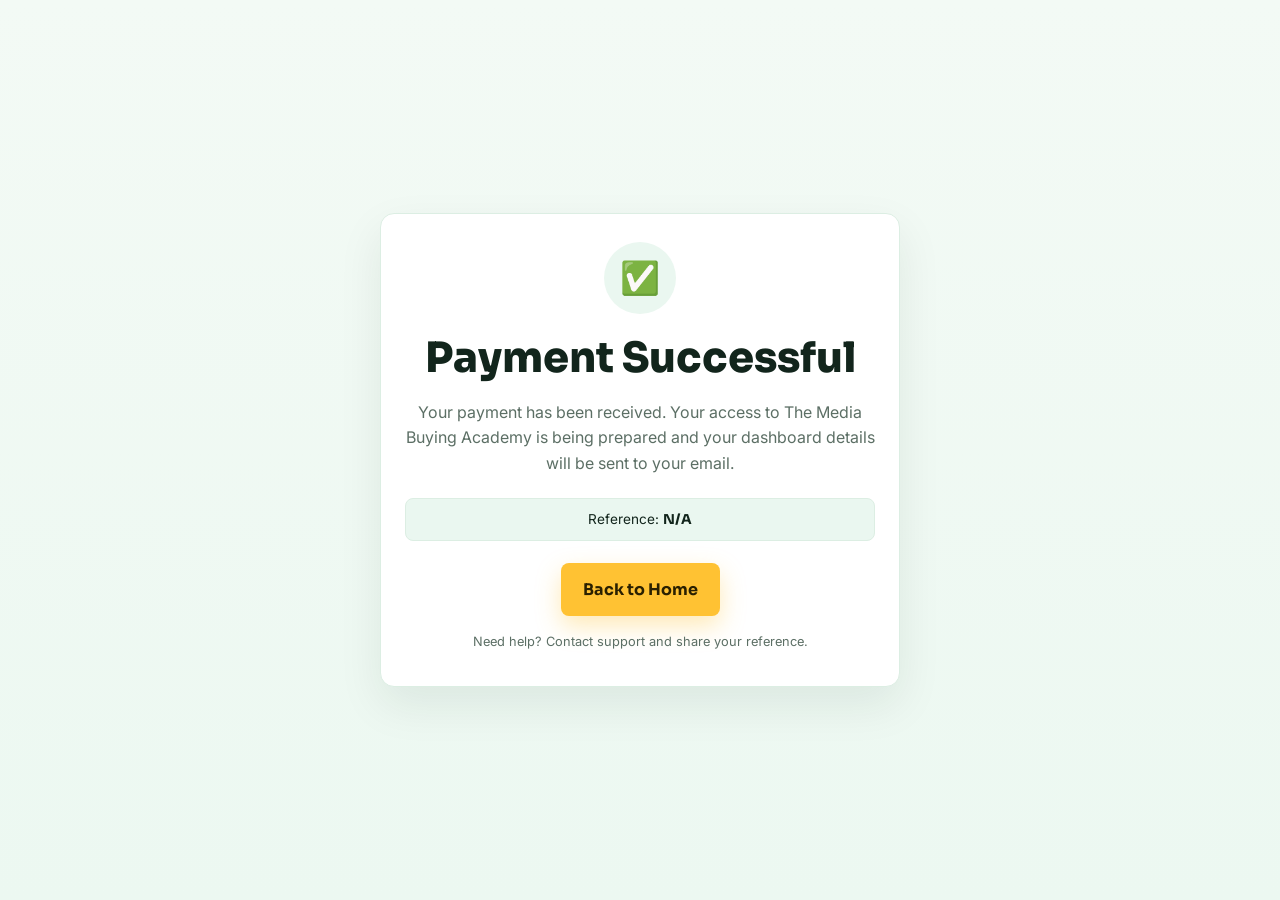
<file: payment-success.html>
<!doctype html>
<html lang="en">
  <head>
    <meta charset="UTF-8" />
    <meta name="viewport" content="width=device-width, initial-scale=1.0" />
    <title>Payment Successful — The Media Buying Academy</title>
    <link rel="preconnect" href="https://fonts.googleapis.com" />
    <link rel="preconnect" href="https://fonts.gstatic.com" crossorigin />
    <link
      href="https://fonts.googleapis.com/css2?family=Sora:wght@400;600;700;800&family=Inter:wght@400;500;600;700&display=swap"
      rel="stylesheet"
    />
    <style>
      :root {
        --green: #1e8a5a;
        --green-dark: #146b45;
        --green-light: #eaf7f0;
        --amber: #ffc233;
        --bg: #f6fbf8;
        --card: #ffffff;
        --ink: #12251c;
        --ink-dim: #5c6f65;
        --line: #dceee3;
        --radius-m: 14px;
        --radius-s: 8px;
        --font-display: "Sora", sans-serif;
        --font-body: "Inter", -apple-system, sans-serif;
      }

      * {
        box-sizing: border-box;
      }

      body {
        margin: 0;
        min-height: 100vh;
        display: grid;
        place-items: center;
        background: linear-gradient(180deg, #f3faf5 0%, #ecf8f1 100%);
        color: var(--ink);
        font-family: var(--font-body);
        padding: 32px 16px;
      }

      .card {
        width: min(100%, 520px);
        background: var(--card);
        border: 1px solid var(--line);
        border-radius: var(--radius-m);
        box-shadow: 0 18px 45px rgba(18, 37, 28, 0.08);
        padding: 28px 24px 24px;
        text-align: center;
      }

      .badge {
        display: inline-flex;
        align-items: center;
        justify-content: center;
        width: 72px;
        height: 72px;
        margin-bottom: 18px;
        border-radius: 50%;
        background: var(--green-light);
        font-size: 2rem;
      }

      h1 {
        font-family: var(--font-display);
        font-weight: 800;
        font-size: clamp(1.8rem, 4vw, 2.6rem);
        margin: 0 0 12px;
      }

      .subtitle {
        color: var(--ink-dim);
        font-size: 1rem;
        line-height: 1.6;
        margin-bottom: 22px;
      }

      .reference {
        background: var(--green-light);
        border: 1px solid var(--line);
        border-radius: var(--radius-s);
        padding: 12px 14px;
        font-size: 0.85rem;
        color: var(--ink);
        margin-bottom: 22px;
      }

      .reference strong {
        font-family: var(--font-display);
      }

      .btn {
        display: inline-flex;
        align-items: center;
        justify-content: center;
        padding: 16px 22px;
        background: var(--amber);
        color: #2a2000;
        border: none;
        border-radius: var(--radius-s);
        text-decoration: none;
        font-family: var(--font-display);
        font-weight: 700;
        box-shadow: 0 10px 24px rgba(255, 194, 51, 0.35);
      }

      .small-note {
        margin-top: 18px;
        font-size: 0.8rem;
        color: var(--ink-dim);
      }
    </style>
  </head>
  <body>
    <div class="card">
      <div class="badge">✅</div>
      <h1>Payment Successful</h1>
      <p class="subtitle">
        Your payment has been received. Your access to The Media Buying Academy
        is being prepared and your dashboard details will be sent to your email.
      </p>

      <div class="reference">
        Reference: <strong id="referenceText">Processing...</strong>
      </div>

      <a class="btn" href="index.html">Back to Home</a>
      <p class="small-note">
        Need help? Contact support and share your reference.
      </p>
    </div>

    <script>
      const params = new URLSearchParams(window.location.search);
      const ref = params.get("ref") || "N/A";
      const refEl = document.getElementById("referenceText");
      if (refEl) refEl.textContent = ref;
    </script>
  </body>
</html>
</file>
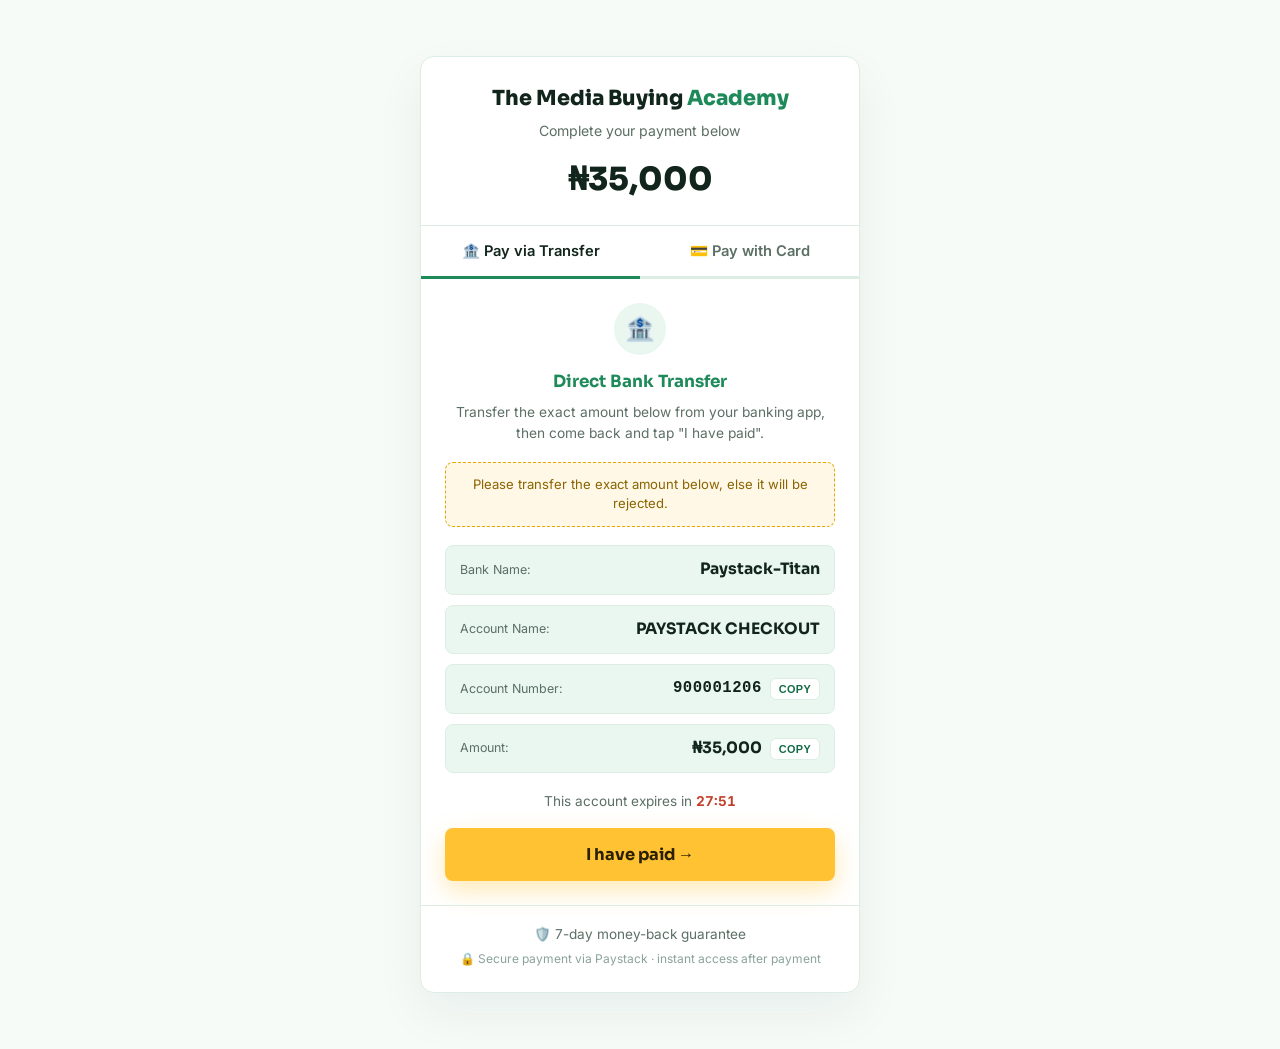
<file: payment.html>
<!doctype html>
<html lang="en">
  <head>
    <meta charset="UTF-8" />
    <meta name="viewport" content="width=device-width, initial-scale=1.0" />
    <title>The Media Buying Academy — Complete Your Payment</title>
    <link rel="preconnect" href="https://fonts.googleapis.com" />
    <link rel="preconnect" href="https://fonts.gstatic.com" crossorigin />
    <link
      href="https://fonts.googleapis.com/css2?family=Sora:wght@400;600;700;800&family=Inter:wght@400;500;600&display=swap"
      rel="stylesheet"
    />
    <!-- Paystack inline checkout SDK -->
    <script src="https://js.paystack.co/v1/inline.js"></script>
    <style>
      :root {
        --green: #1e8a5a;
        --green-dark: #146b45;
        --green-light: #eaf7f0;
        --amber: #ffc233;
        --amber-dark: #e6a800;
        --bg: #f6fbf8;
        --card: #ffffff;
        --ink: #12251c;
        --ink-dim: #5c6f65;
        --line: #dceee3;
        --red: #c4402c;
        --radius-m: 14px;
        --radius-s: 8px;
        --font-display: "Sora", sans-serif;
        --font-body: "Inter", -apple-system, sans-serif;
      }

      * {
        box-sizing: border-box;
        margin: 0;
        padding: 0;
      }
      body {
        background: var(--bg);
        color: var(--ink);
        font-family: var(--font-body);
        line-height: 1.5;
        padding: 32px 16px 60px;
        -webkit-font-smoothing: antialiased;
      }

      .card {
        max-width: 440px;
        margin: 0 auto;
        background: var(--card);
        border: 1px solid var(--line);
        border-radius: var(--radius-m);
        overflow: hidden;
        box-shadow: 0 20px 50px rgba(18, 37, 28, 0.06);
      }

      .header {
        text-align: center;
        padding: 26px 24px 22px;
        border-bottom: 1px solid var(--line);
      }
      h1 {
        font-family: var(--font-display);
        font-weight: 800;
        font-size: 1.3rem;
      }
      h1 .accent {
        color: var(--green);
      }
      .header .sub {
        color: var(--ink-dim);
        font-size: 0.88rem;
        margin-top: 6px;
      }
      .header .amount {
        font-family: var(--font-display);
        font-weight: 800;
        font-size: 2rem;
        margin-top: 14px;
      }

      /* ---------- tabs ---------- */
      .tabs {
        display: flex;
      }
      .tab-btn {
        flex: 1;
        background: none;
        border: none;
        padding: 16px 8px;
        font-family: var(--font-body);
        font-weight: 600;
        font-size: 0.92rem;
        color: var(--ink-dim);
        cursor: pointer;
        border-bottom: 3px solid var(--line);
        display: flex;
        align-items: center;
        justify-content: center;
        gap: 8px;
        transition:
          color 0.15s ease,
          border-color 0.15s ease;
      }
      .tab-btn.active {
        color: var(--ink);
        border-bottom-color: var(--green);
      }

      .tab-panel {
        display: none;
        padding: 24px;
      }
      .tab-panel.active {
        display: block;
      }

      /* ---------- transfer panel ---------- */
      .bank-icon {
        width: 52px;
        height: 52px;
        border-radius: 50%;
        background: var(--green-light);
        display: flex;
        align-items: center;
        justify-content: center;
        font-size: 1.5rem;
        margin: 0 auto 14px;
      }
      .transfer-title {
        text-align: center;
        font-family: var(--font-display);
        font-weight: 700;
        color: var(--green);
        font-size: 1.05rem;
        margin-bottom: 8px;
      }
      .transfer-note {
        text-align: center;
        font-size: 0.86rem;
        color: var(--ink-dim);
        margin-bottom: 18px;
        line-height: 1.5;
      }
      .warning-box {
        border: 1px dashed var(--amber-dark);
        background: #fff8e6;
        border-radius: var(--radius-s);
        padding: 12px 14px;
        font-size: 0.82rem;
        color: #8a6400;
        text-align: center;
        margin-bottom: 18px;
      }

      .paystack-note {
        border: 1px solid var(--line);
        border-radius: var(--radius-s);
        padding: 16px 14px;
        background: var(--green-light);
        margin-bottom: 14px;
        text-align: center;
        color: var(--ink-dim);
        font-size: 0.9rem;
        line-height: 1.6;
      }

      .detail-row {
        display: flex;
        align-items: center;
        justify-content: space-between;
        gap: 10px;
        border: 1px solid var(--line);
        border-radius: var(--radius-s);
        padding: 12px 14px;
        margin-bottom: 10px;
        background: var(--green-light);
      }
      .detail-row .label {
        font-size: 0.78rem;
        color: var(--ink-dim);
      }
      .detail-row .value {
        font-family: var(--font-display);
        font-weight: 700;
        font-size: 0.98rem;
        color: var(--ink);
        display: flex;
        align-items: center;
        gap: 8px;
      }
      .detail-row .value.mono {
        font-family: "Courier New", monospace;
        letter-spacing: 0.03em;
      }
      .copy-btn {
        background: #fff;
        border: 1px solid var(--line);
        color: var(--green-dark);
        font-size: 0.68rem;
        font-weight: 700;
        letter-spacing: 0.03em;
        padding: 4px 8px;
        border-radius: 6px;
        cursor: pointer;
        transition: background 0.15s ease;
      }
      .copy-btn:hover {
        background: var(--green-light);
      }
      .copy-btn.copied {
        background: var(--green);
        color: #fff;
        border-color: var(--green);
      }

      .expiry-note {
        text-align: center;
        font-size: 0.85rem;
        color: var(--ink-dim);
        margin: 18px 0 16px;
      }
      .expiry-note #countdown {
        color: var(--red);
        font-weight: 700;
        font-variant-numeric: tabular-nums;
      }

      /* ---------- card panel ---------- */
      .card-panel-inner {
        text-align: center;
        padding: 12px 0 4px;
      }
      .card-panel-inner .icon {
        font-size: 2rem;
        margin-bottom: 10px;
      }
      .card-panel-inner p {
        color: var(--ink-dim);
        font-size: 0.9rem;
        margin-bottom: 20px;
      }

      /* ---------- shared button ---------- */
      .btn {
        display: flex;
        align-items: center;
        justify-content: center;
        gap: 8px;
        width: 100%;
        background: var(--amber);
        color: #2a2000;
        font-family: var(--font-display);
        font-weight: 700;
        font-size: 1.02rem;
        padding: 16px 20px;
        border-radius: var(--radius-s);
        border: none;
        cursor: pointer;
        text-decoration: none;
        box-shadow: 0 10px 24px rgba(255, 194, 51, 0.35);
        transition:
          transform 0.1s ease,
          box-shadow 0.15s ease,
          opacity 0.15s ease;
      }
      .btn:hover {
        box-shadow: 0 12px 28px rgba(255, 194, 51, 0.45);
      }
      .btn:active {
        transform: scale(0.98);
      }
      .btn:disabled {
        opacity: 0.6;
        cursor: not-allowed;
      }

      .footer-note {
        text-align: center;
        padding: 18px 24px 24px;
        border-top: 1px solid var(--line);
      }
      .guarantee {
        font-size: 0.85rem;
        color: var(--ink-dim);
        display: flex;
        align-items: center;
        justify-content: center;
        gap: 6px;
        margin-bottom: 6px;
      }
      .security-line {
        font-size: 0.75rem;
        color: #8aa398;
      }

      @media (max-width: 420px) {
        .header {
          padding: 22px 18px 18px;
        }
        h1 {
          font-size: 1.1rem;
        }
        .header .amount {
          font-size: 1.7rem;
        }
        .tab-panel {
          padding: 20px 18px;
        }
      }

      @media (min-width: 600px) {
        body {
          padding: 56px 16px;
        }
      }

      :focus-visible {
        outline: 2px solid var(--green);
        outline-offset: 2px;
      }
    </style>
  </head>
  <body>
    <div class="card">
      <div class="header">
        <h1>The Media Buying <span class="accent">Academy</span></h1>
        <p class="sub">Complete your payment below</p>
        <div class="amount">₦35,000</div>
      </div>

      <div class="tabs">
        <button
          class="tab-btn active"
          id="tab-transfer-btn"
          onclick="switchTab('transfer')"
        >
          🏦 Pay via Transfer
        </button>
        <button class="tab-btn" id="tab-card-btn" onclick="switchTab('card')">
          💳 Pay with Card
        </button>
      </div>

      <!-- TRANSFER PANEL -->
      <div class="tab-panel active" id="panel-transfer">
        <div class="bank-icon">🏦</div>
        <div class="transfer-title">Direct Bank Transfer</div>
        <p class="transfer-note">
          Transfer the exact amount below from your banking app, then come back
          and tap "I have paid".
        </p>

        <div class="warning-box">
          Please transfer the exact amount below, else it will be rejected.
        </div>

        <div class="detail-row">
          <span class="label">Bank Name:</span>
          <span class="value" id="bankName">Paystack-Titan</span>
        </div>
        <div class="detail-row">
          <span class="label">Account Name:</span>
          <span class="value" id="acctName">PAYSTACK CHECKOUT</span>
        </div>
        <div class="detail-row">
          <span class="label">Account Number:</span>
          <span class="value mono" id="acctNumber" data-copy-text="">
            <span id="acctNumberValue">9987251468</span>
            <button class="copy-btn" onclick="copyValue('acctNumber', this)">
              COPY
            </button>
          </span>
        </div>
        <div class="detail-row">
          <span class="label">Amount:</span>
          <span class="value" id="amountValue" data-copy-text="">
            <span id="amountValueText">₦35,000</span>
            <button class="copy-btn" onclick="copyValue('amountValue', this)">
              COPY
            </button>
          </span>
        </div>

        <p class="expiry-note">
          This account expires in <span id="countdown">27:52</span>
        </p>

        <button class="btn" id="confirmTransferBtn" onclick="confirmTransfer()">
          I have paid →
        </button>
      </div>

      <!-- CARD PANEL -->
      <div class="tab-panel" id="panel-card">
        <div class="card-panel-inner">
          <div class="icon">💳</div>
          <p>
            You'll be redirected to a secure Paystack window to complete your
            card payment.
          </p>
        </div>
        <button class="btn" id="payWithCardBtn" onclick="payWithPaystack()">
          Pay ₦35,000 with Card →
        </button>
      </div>

      <div class="footer-note">
        <p class="guarantee">🛡️ 7-day money-back guarantee</p>
        <p class="security-line">
          🔒 Secure payment via Paystack · instant access after payment
        </p>
      </div>
    </div>

    <script>
      /* =========================================================
     CONFIG — fill these in before going live
     ========================================================= */
      var PAYSTACK_PUBLIC_KEY =
        "pk_live_8baff3a09f4b25119f874b5dca68aae72a11cfbc"; // replace with your real public key from Paystack
      var AMOUNT_NAIRA = 35000;
      var CUSTOMER_EMAIL =
        new URLSearchParams(window.location.search).get("email") ||
        "customer@example.com";
      var CUSTOMER_NAME =
        new URLSearchParams(window.location.search).get("name") || "Customer";
      var CUSTOMER_PHONE =
        new URLSearchParams(window.location.search).get("phone") || "";

      /* =========================================================
     Tab switching
     ========================================================= */
      function switchTab(tab) {
        var transferBtn = document.getElementById("tab-transfer-btn");
        var cardBtn = document.getElementById("tab-card-btn");
        var transferPanel = document.getElementById("panel-transfer");
        var cardPanel = document.getElementById("panel-card");

        if (tab === "transfer") {
          transferBtn.classList.add("active");
          cardBtn.classList.remove("active");
          transferPanel.classList.add("active");
          cardPanel.classList.remove("active");
        } else {
          cardBtn.classList.add("active");
          transferBtn.classList.remove("active");
          cardPanel.classList.add("active");
          transferPanel.classList.remove("active");
        }
      }

      /* =========================================================
     Copy-to-clipboard for account number / amount
     ========================================================= */
      function copyValue(elId, btn) {
        var el = document.getElementById(elId);
        var text =
          (el && el.dataset.copyText) ||
          (el ? el.textContent.replace(/COPY/g, "").trim() : "");

        if (!text) {
          var inner = document.getElementById(
            elId === "acctNumber" ? "acctNumberValue" : "amountValueText",
          );
          text = inner ? inner.textContent.trim() : "";
        }

        navigator.clipboard
          .writeText(text)
          .then(function () {
            var original = btn.textContent;
            btn.textContent = "COPIED";
            btn.classList.add("copied");
            setTimeout(function () {
              btn.textContent = original;
              btn.classList.remove("copied");
            }, 1500);
          })
          .catch(function () {
            var range = document.createRange();
            range.selectNode(el);
            window.getSelection().removeAllRanges();
            window.getSelection().addRange(range);
            document.execCommand("copy");
            window.getSelection().removeAllRanges();
          });
      }

      function deriveVirtualAccountNumber(name) {
        var safeName = (name || "PAYSTACK CHECKOUT")
          .replace(/\s+/g, "")
          .toUpperCase();
        var total = 0;
        for (var i = 0; i < safeName.length; i++) {
          total += safeName.charCodeAt(i);
        }
        var value = 900000000 + (total % 9000000);
        return String(value).slice(0, 10);
      }

      function formatCurrency(value) {
        return "₦" + Number(value).toLocaleString("en-NG");
      }

      function populateTransferDetails() {
        var params = new URLSearchParams(window.location.search);
        var customerName = (params.get("name") || "PAYSTACK CHECKOUT").trim();
        var accountName = customerName
          ? customerName.toUpperCase()
          : "PAYSTACK CHECKOUT";
        var accountNumber = deriveVirtualAccountNumber(customerName);

        document.getElementById("bankName").textContent = "Paystack-Titan";
        document.getElementById("acctName").textContent = accountName;
        document.getElementById("acctNumberValue").textContent = accountNumber;
        document.getElementById("amountValueText").textContent =
          formatCurrency(AMOUNT_NAIRA);
        document.getElementById("acctNumber").dataset.copyText = accountNumber;
        document.getElementById("amountValue").dataset.copyText =
          formatCurrency(AMOUNT_NAIRA);
      }

      /* =========================================================
     Countdown — account/session expiry
     ========================================================= */
      (function () {
        var duration = 27 * 60 + 52; // 27:52
        var el = document.getElementById("countdown");
        function tick() {
          if (duration <= 0) {
            el.textContent = "0:00";
            return;
          }
          var m = Math.floor(duration / 60);
          var s = duration % 60;
          el.textContent = m + ":" + (s < 10 ? "0" : "") + s;
          duration--;
        }
        tick();
        setInterval(tick, 1000);
      })();

      populateTransferDetails();

      /* =========================================================
     "I have paid" — bank transfer confirmation
     Wire this up to your backend to verify the transfer
     (e.g. via Paystack Dedicated Virtual Account webhooks,
     or your own reconciliation flow) before granting access.
     ========================================================= */
      function confirmTransfer() {
        var btn = document.getElementById("confirmTransferBtn");
        btn.disabled = true;
        btn.textContent = "Processing...";

        setTimeout(function () {
          window.location.href = "thankyou.html";
        }, 400);
      }

      /* =========================================================
     Pay with Card — Paystack Inline popup
     ========================================================= */
      function payWithPaystack() {
        if (!window.PaystackPop) {
          alert(
            "Paystack script did not load. Check your internet connection.",
          );
          return;
        }
        if (PAYSTACK_PUBLIC_KEY.indexOf("XXXX") !== -1) {
          alert(
            "Add your real Paystack public key in the PAYSTACK_PUBLIC_KEY variable before accepting live payments.",
          );
          return;
        }

        var handler = PaystackPop.setup({
          key: PAYSTACK_PUBLIC_KEY,
          email: CUSTOMER_EMAIL,
          amount: nairaToKobo(AMOUNT_NAIRA),
          currency: "NGN",
          ref: "MBA-" + Math.floor(Math.random() * 1000000000),
          metadata: {
            custom_fields: [
              {
                display_name: "Full Name",
                variable_name: "full_name",
                value: CUSTOMER_NAME,
              },
              {
                display_name: "WhatsApp Number",
                variable_name: "phone",
                value: CUSTOMER_PHONE,
              },
            ],
          },
          callback: function (response) {
            window.location.href = "thankyou.html?ref=" + response.reference;
          },
          onClose: function () {
            // user closed the popup without paying
          },
        });
        handler.openIframe();
      }

      function nairaToKobo(naira) {
        return naira * 100; // Paystack expects the amount in kobo
      }
    </script>
  </body>
</html>
</file>
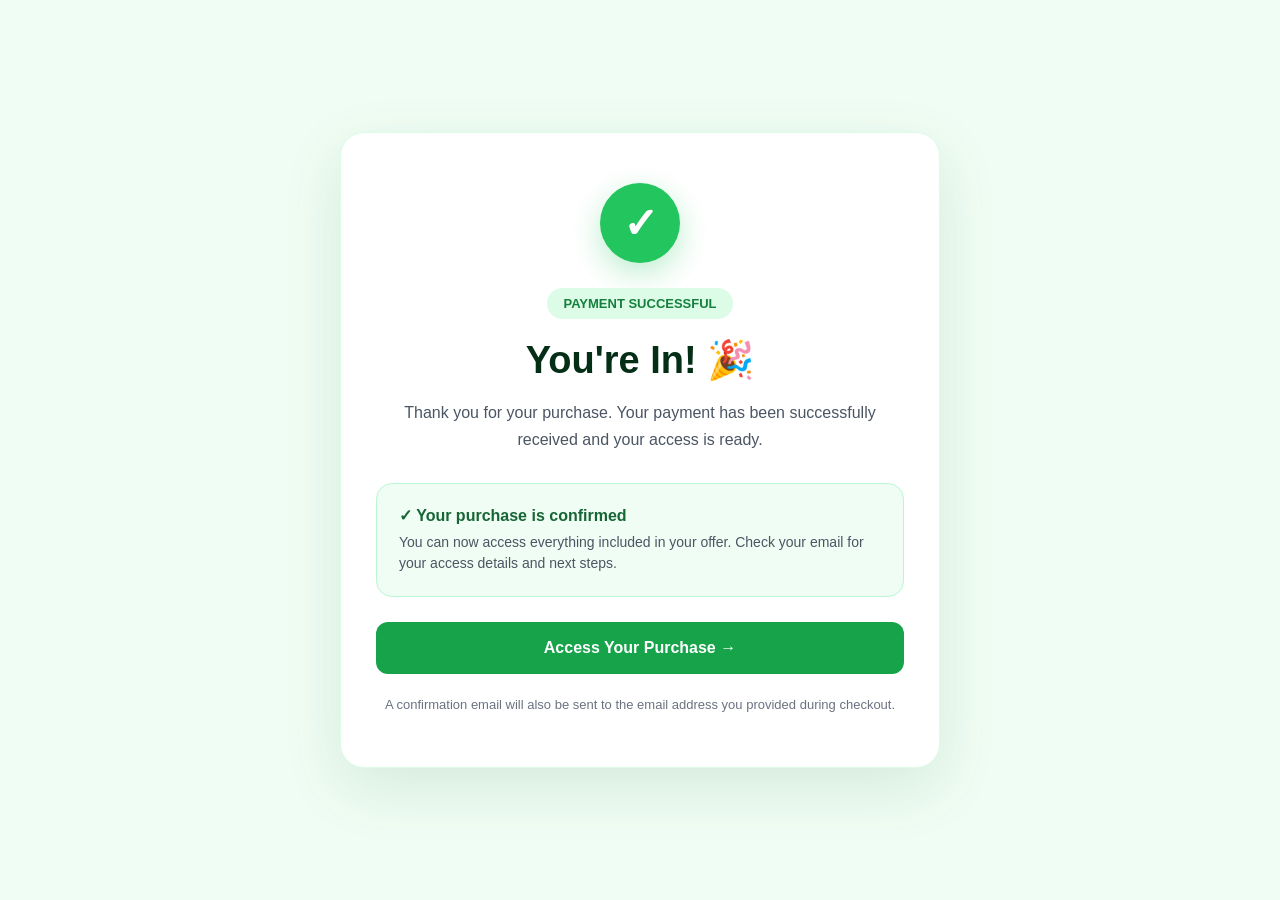
<file: thankyou.html>
<!doctype html>
<html lang="en">
  <head>
    <meta charset="UTF-8" />
    <meta name="viewport" content="width=device-width, initial-scale=1.0" />
    <title>Thank You — Payment Successful</title>

    <style>
      * {
        margin: 0;
        padding: 0;
        box-sizing: border-box;
      }

      body {
        font-family: Arial, Helvetica, sans-serif;
        background: #f0fdf4;
        color: #14532d;
        min-height: 100vh;
        display: flex;
        align-items: center;
        justify-content: center;
        padding: 24px;
      }

      .container {
        width: 100%;
        max-width: 600px;
        background: #ffffff;
        border-radius: 24px;
        padding: 50px 35px;
        text-align: center;
        box-shadow: 0 20px 60px rgba(22, 101, 52, 0.12);
        border: 1px solid #dcfce7;
      }

      .check {
        width: 80px;
        height: 80px;
        margin: 0 auto 25px;
        background: #22c55e;
        color: white;
        border-radius: 50%;
        display: flex;
        align-items: center;
        justify-content: center;
        font-size: 42px;
        font-weight: bold;
        box-shadow: 0 10px 30px rgba(34, 197, 94, 0.3);
      }

      .badge {
        display: inline-block;
        background: #dcfce7;
        color: #15803d;
        padding: 8px 16px;
        border-radius: 50px;
        font-size: 13px;
        font-weight: 700;
        margin-bottom: 20px;
      }

      h1 {
        font-size: 38px;
        line-height: 1.15;
        color: #052e16;
        margin-bottom: 16px;
      }

      p {
        color: #4b5563;
        font-size: 16px;
        line-height: 1.7;
        margin-bottom: 30px;
      }

      .access-box {
        background: #f0fdf4;
        border: 1px solid #bbf7d0;
        border-radius: 16px;
        padding: 22px;
        margin-bottom: 25px;
        text-align: left;
      }

      .access-box strong {
        display: block;
        color: #166534;
        font-size: 16px;
        margin-bottom: 7px;
      }

      .access-box span {
        color: #4b5563;
        font-size: 14px;
        line-height: 1.5;
      }

      .button {
        display: block;
        width: 100%;
        background: #16a34a;
        color: #ffffff;
        text-decoration: none;
        padding: 17px 20px;
        border-radius: 12px;
        font-size: 16px;
        font-weight: 700;
        transition: 0.2s ease;
      }

      .button:hover {
        background: #15803d;
        transform: translateY(-1px);
      }

      .small {
        font-size: 13px;
        color: #6b7280;
        margin-top: 20px;
        margin-bottom: 0;
      }

      @media (max-width: 500px) {
        .container {
          padding: 40px 22px;
        }

        h1 {
          font-size: 30px;
        }

        .check {
          width: 70px;
          height: 70px;
          font-size: 36px;
        }
      }
    </style>
  </head>

  <body>
    <main class="container">
      <div class="check">✓</div>

      <div class="badge">PAYMENT SUCCESSFUL</div>

      <h1>You're In! 🎉</h1>

      <p>
        Thank you for your purchase. Your payment has been successfully received
        and your access is ready.
      </p>

      <div class="access-box">
        <strong>✓ Your purchase is confirmed</strong>
        <span>
          You can now access everything included in your offer. Check your email
          for your access details and next steps.
        </span>
      </div>

      <a
        href="https://wa.me/2348083863798?text=Hi%2C%20I%20just%20completed%20my%20payment%20and%20I%20want%20my%20access%20details."
        class="button"
        target="_blank"
        rel="noopener noreferrer"
      >
        Access Your Purchase →
      </a>

      <p class="small">
        A confirmation email will also be sent to the email address you provided
        during checkout.
      </p>
    </main>
  </body>
</html>
</file>
<file: styles.css>
:root {
  --navy: #123429;
  --navy-deep: #0b1f1a;
  --blue: #1e9d62;
  --blue-dark: #127a4b;
  --bg: #edf9f1;
  --bg-soft: #f6fdf8;
  --white: #ffffff;
  --ink: #173428;
  --muted: #4f6d5d;
  --muted-light: #78927d;
  --green: #16a34a;
  --green-bg: #e5f6ec;
  --red: #d63b3b;
  --line: #dbeee1;
  --shadow: 0 20px 45px -25px rgba(16, 66, 43, 0.35);

  --font-display: "Fraunces", Georgia, serif;
  --font-body: "Inter", -apple-system, BlinkMacSystemFont, sans-serif;
}

* {
  box-sizing: border-box;
}
html {
  scroll-behavior: smooth;
}

body {
  margin: 0;
  font-family: var(--font-body);
  color: var(--ink);
  background: var(--white);
  line-height: 1.55;
  -webkit-font-smoothing: antialiased;
  padding-bottom: 78px; /* room for sticky bar */
}

.wrap {
  max-width: 880px;
  margin: 0 auto;
  padding: 0 24px;
}

img {
  max-width: 100%;
  display: block;
}

/* ---------- Buttons ---------- */
.btn {
  font-family: var(--font-body);
  font-weight: 700;
  font-size: 1rem;
  border: none;
  border-radius: 10px;
  padding: 16px 28px;
  cursor: pointer;
  color: var(--white);
  background: var(--blue);
  transition:
    transform 0.15s ease,
    background 0.15s ease;
}
.btn:hover {
  background: var(--blue-dark);
}
.btn:active {
  transform: scale(0.98);
}
.btn--primary {
  box-shadow: 0 12px 30px -12px rgba(42, 92, 255, 0.55);
}
.btn--block {
  width: 100%;
}
.btn--sticky {
  padding: 10px 18px;
  font-size: 0.9rem;
  white-space: nowrap;
}

/* ---------- Eyebrow / badges ---------- */
.eyebrow {
  display: block;
  font-weight: 700;
  font-size: 0.8rem;
  color: var(--blue);
  letter-spacing: 0.01em;
  margin-bottom: 14px;
  padding-left: 16px;
  position: relative;
}
.eyebrow::before {
  content: "";
  position: absolute;
  left: 0;
  top: 50%;
  transform: translateY(-50%);
  width: 10px;
  height: 2px;
  background: var(--blue);
}

.badge {
  display: inline-flex;
  align-items: center;
  gap: 8px;
  font-size: 0.8rem;
  font-weight: 600;
  color: var(--blue);
  background: var(--white);
  border: 1px solid var(--line);
  border-radius: 999px;
  padding: 8px 18px;
  margin-bottom: 28px;
}
.badge--dot::before {
  content: "";
  width: 7px;
  height: 7px;
  border-radius: 50%;
  background: #e895b0;
  flex-shrink: 0;
}

/* ---------- Hero ---------- */
.hero {
  background: linear-gradient(180deg, var(--bg-soft) 0%, var(--bg) 100%);
  background-image:
    linear-gradient(180deg, var(--bg-soft) 0%, var(--bg) 100%),
    repeating-linear-gradient(
      0deg,
      rgba(15, 30, 61, 0.035) 0 1px,
      transparent 1px 64px
    ),
    repeating-linear-gradient(
      90deg,
      rgba(15, 30, 61, 0.035) 0 1px,
      transparent 1px 64px
    );
  padding: 60px 0 20px;
  text-align: center;
}
.hero-wrap {
  display: flex;
  flex-direction: column;
  align-items: center;
}

.hero-title {
  font-family: var(--font-display);
  font-weight: 700;
  font-size: 60px;
  line-height: 1;
  max-width: 800px;
  margin: 0 0 26px;
  color: var(--navy);
}
.hero-title em {
  font-style: italic;
  color: var(--blue);
}

.hero-sub {
  max-width: 620px;
  color: var(--muted);
  font-size: 1.05rem;
  margin: 0 0 40px;
}
.hero-sub strong {
  color: var(--ink);
}

/* ---------- Price card (hero) ---------- */
.price-card {
  background: var(--white);
  border: 1px solid var(--line);
  border-radius: 18px;
  padding: 32px;
  width: 100%;
  max-width: 460px;
  box-shadow: var(--shadow);
}
.price-row {
  display: flex;
  align-items: center;
  justify-content: center;
  gap: 20px;
  margin-bottom: 18px;
}
.price-col {
  display: flex;
  flex-direction: column;
  gap: 6px;
}
.price-label {
  font-size: 0.72rem;
  font-weight: 700;
  color: var(--muted-light);
  text-transform: uppercase;
  letter-spacing: 0.04em;
}
.price-old {
  font-family: var(--font-display);
  font-size: 1.3rem;
  color: var(--muted-light);
  text-decoration: line-through;
}
.price-arrow {
  color: var(--muted-light);
  font-size: 1.2rem;
}
.price-col--main {
  background: var(--navy);
  border-radius: 12px;
  padding: 10px 18px;
}
.price-label--light {
  color: #9fb0d8;
}
.price-new {
  font-family: var(--font-display);
  font-weight: 600;
  font-size: 1.7rem;
  color: var(--white);
}
.savings-pill {
  background: var(--green-bg);
  color: var(--green);
  font-size: 0.85rem;
  font-weight: 600;
  text-align: center;
  border-radius: 999px;
  padding: 9px 14px;
  margin: 0 0 20px;
}

.offer {
  width: min(100%, 840px);
  margin-top: 34px;
  background: linear-gradient(
    135deg,
    rgba(12, 52, 38, 0.96),
    rgba(20, 92, 66, 0.94)
  );
  border: 1px solid rgba(126, 190, 150, 0.45);
  border-radius: 22px;
  padding: 24px 22px 20px;
  box-shadow: 0 26px 50px -28px rgba(11, 53, 38, 0.8);
}
.offer-points {
  display: flex;
  flex-wrap: wrap;
  align-items: center;
  justify-content: center;
  gap: 10px 14px;
  margin-bottom: 18px;
}
.offer-points span {
  display: inline-flex;
  align-items: center;
  justify-content: center;
  padding: 8px 12px;
  border-radius: 999px;
  border: 1px solid rgba(159, 176, 216, 0.25);
  background: rgba(255, 255, 255, 0.06);
  color: #eaf0ff;
  font-size: 0.72rem;
  font-weight: 700;
  letter-spacing: 0.06em;
  text-transform: uppercase;
}
.offer-actions {
  display: flex;
  align-items: center;
  justify-content: center;
  gap: 22px;
  flex-wrap: wrap;
}
.offer-btn {
  display: inline-flex;
  align-items: center;
  justify-content: center;
  padding: 18px 28px;
  border-radius: 14px;
  background: linear-gradient(135deg, #ffbf47 0%, #ff8c2a 100%);
  color: #0f1e3d;
  font-size: 0.92rem;
  font-weight: 800;
  letter-spacing: 0.08em;
  text-transform: uppercase;
  text-decoration: none;
  box-shadow: 0 18px 34px -18px rgba(255, 140, 42, 0.7);
  transition:
    transform 0.15s ease,
    box-shadow 0.15s ease;
}
.offer-btn:hover {
  transform: translateY(-1px);
  box-shadow: 0 20px 36px -18px rgba(255, 140, 42, 0.8);
}
.offer-meta {
  display: flex;
  flex-direction: column;
  align-items: flex-start;
  gap: 10px;
}
.offer small {
  color: #d9e3ff;
  font-size: 0.78rem;
  line-height: 1.5;
}
.offer-timer-wrap {
  display: inline-flex;
  align-items: center;
  gap: 10px;
  padding: 8px 12px;
  border-radius: 12px;
  background: rgba(255, 255, 255, 0.08);
  border: 1px solid rgba(159, 176, 216, 0.2);
}
.offer-timer-label {
  color: #a9bbeb;
  font-size: 0.68rem;
  font-weight: 700;
  letter-spacing: 0.08em;
  text-transform: uppercase;
}
.offer-timer {
  font-family: var(--font-body);
  font-size: 1.2rem;
  font-weight: 800;
  color: #fff;
  letter-spacing: 0.1em;
  font-variant-numeric: tabular-nums;
}

/* ---------- Sections generic ---------- */
.section {
  padding: 72px 0;
}
.section-title {
  font-family: var(--font-display);
  font-weight: 600;
  font-size: clamp(1.6rem, 3.4vw, 2.2rem);
  color: var(--navy);
  line-height: 1.28;
  max-width: 700px;
  margin: 0 0 40px;
}

/* ---------- Proof / testimonials ---------- */
.proof {
  background: var(--bg-soft);
}
.testimonial-grid {
  display: grid;
  grid-template-columns: repeat(3, 1fr);
  gap: 20px;
}
.testimonial-placeholder {
  aspect-ratio: 3 / 4;
  border: 2px dashed var(--line);
  border-radius: 16px;
  display: flex;
  flex-direction: column;
  align-items: center;
  justify-content: center;
  gap: 6px;
  color: var(--muted-light);
  background: var(--white);
  text-align: center;
  padding: 20px;
}
.testimonial-placeholder span {
  font-weight: 700;
  color: var(--muted);
}
.testimonial-placeholder small {
  font-size: 0.8rem;
}

/* ---------- Modules ---------- */
.module-list {
  border: 1px solid var(--line);
  border-radius: 18px;
  overflow: hidden;
}
.module {
  display: flex;
  gap: 20px;
  padding: 30px 28px;
  border-bottom: 1px solid var(--line);
  background: var(--white);
}
.module:last-child {
  border-bottom: none;
}
.module-num {
  font-family: var(--font-display);
  font-style: italic;
  font-size: 1.6rem;
  color: #c4d1ec;
  flex-shrink: 0;
  width: 40px;
}
.module-body {
  flex: 1;
}
.module-head {
  display: flex;
  align-items: flex-start;
  justify-content: space-between;
  gap: 16px;
  flex-wrap: wrap;
  margin-bottom: 6px;
}
.module-head h3 {
  font-family: var(--font-body);
  font-size: 1.08rem;
  font-weight: 700;
  margin: 0;
  color: var(--ink);
}
.module p {
  margin: 0;
  color: var(--muted);
  font-size: 0.96rem;
}
.worth-tag {
  font-size: 0.78rem;
  font-weight: 700;
  color: var(--green);
  background: var(--green-bg);
  border-radius: 999px;
  padding: 5px 12px;
  white-space: nowrap;
}
.module--core {
  background: var(--blue);
  color: var(--white);
}
.module--core .module-num {
  color: rgba(255, 255, 255, 0.4);
}
.module--core h3 {
  color: var(--white);
  margin-top: 6px;
}
.module--core p {
  color: rgba(255, 255, 255, 0.85);
}
.core-tag {
  background: rgba(255, 255, 255, 0.16);
  color: var(--white);
  font-size: 0.72rem;
  font-weight: 700;
  text-transform: uppercase;
  letter-spacing: 0.04em;
  border-radius: 999px;
  padding: 5px 12px;
}
.worth-tag--core {
  background: rgba(255, 255, 255, 0.16);
  color: var(--white);
}

/* ---------- Worth breakdown ---------- */
.worth {
  background: var(--navy-deep);
  color: var(--white);
  text-align: center;
}
.worth-wrap {
  display: flex;
  flex-direction: column;
  align-items: center;
}
.worth-intro {
  color: #b9d8c8;
  margin: 0 0 6px;
}
.worth-total {
  font-family: var(--font-display);
  font-style: italic;
  font-size: clamp(2.4rem, 6vw, 3.4rem);
  margin: 0 0 24px;
}
.worth-steps p {
  color: #b6c3e4;
  margin: 0 0 8px;
}
.worth-steps s {
  color: #9bb7a8;
}
.worth-context {
  margin-top: 14px !important;
  color: var(--white) !important;
  font-weight: 500;
}
.worth-public {
  font-family: var(--font-display);
  font-size: 1.6rem;
  color: #9bb7a8;
  margin: 28px 0 4px;
}
.worth-final {
  font-family: var(--font-display);
  font-weight: 700;
  font-size: clamp(2.6rem, 6.5vw, 3.6rem);
  color: #2ca76b;
  margin: 0 0 6px;
}
.worth-caption {
  color: #b9d8c8;
  font-size: 0.9rem;
  margin: 0 0 32px;
}

/* ---------- Bonus grid ---------- */
.bonuses {
  background: var(--white);
}
.bonus-grid {
  display: grid;
  grid-template-columns: repeat(3, 1fr);
  gap: 20px;
}
.bonus-card {
  position: relative;
  background: var(--bg-soft);
  border-radius: 16px;
  padding: 26px 22px;
}
.bonus-tag {
  position: absolute;
  top: 16px;
  right: 16px;
  font-size: 0.68rem;
  font-weight: 700;
  text-transform: uppercase;
  letter-spacing: 0.03em;
  color: var(--white);
  border-radius: 999px;
  padding: 4px 10px;
}
.bonus-tag--free {
  background: var(--blue);
}
.bonus-tag--limited {
  background: var(--red);
}
.bonus-tag--signup {
  background: var(--red);
}
.bonus-icon {
  width: 40px;
  height: 40px;
  border-radius: 10px;
  background: var(--white);
  display: flex;
  align-items: center;
  justify-content: center;
  font-size: 1.1rem;
  margin-bottom: 16px;
  box-shadow: 0 4px 10px rgba(15, 30, 61, 0.08);
}
.bonus-card h3 {
  font-size: 1rem;
  margin: 0 0 8px;
  color: var(--ink);
}
.bonus-card p {
  font-size: 0.9rem;
  color: var(--muted);
  margin: 0 0 14px;
}
.bonus-price {
  font-size: 0.88rem;
  color: var(--ink) !important;
  margin: 0 !important;
}
.bonus-price s {
  color: var(--muted-light);
}
.bonus-price strong {
  color: var(--green);
}

.bonus-highlight {
  display: flex;
  align-items: center;
  justify-content: space-between;
  gap: 18px;
  margin-top: 28px;
  padding: 20px 22px;
  border-radius: 18px;
  background: linear-gradient(135deg, #0e7f4d 0%, #20a766 100%);
  border: 1px solid rgba(255, 255, 255, 0.15);
  box-shadow: 0 18px 35px rgba(18, 122, 75, 0.25);
}

.bonus-highlight p {
  margin: 0;
  flex: 1;
  color: #ffffff;
  font-size: 1rem;
  font-weight: 700;
  line-height: 1.6;
}

.bonus-highlight-badge {
  display: inline-flex;
  align-items: center;
  justify-content: center;
  min-width: 90px;
  padding: 12px 18px;
  border-radius: 14px;
  background: rgba(255, 255, 255, 0.18);
  border: 1px solid rgba(255, 255, 255, 0.24);
  color: var(--white);
  font-size: 1.1rem;
  font-weight: 800;
  letter-spacing: 0.04em;
}

/* ---------- Crazy bonus stack ---------- */
.crazy {
  background: var(--bg-soft);
  text-align: center;
}
.crazy .section-title,
.crazy .eyebrow {
  margin-left: auto;
  margin-right: auto;
}
.crazy-sub {
  color: var(--muted);
  margin: -16px 0 32px;
}
.crazy-card {
  background: var(--navy-deep);
  color: var(--white);
  border-radius: 18px;
  padding: 34px;
  max-width: 620px;
  margin: 0 auto 30px;
  text-align: left;
}
.crazy-tag {
  display: inline-block;
  background: rgba(30, 157, 98, 0.18);
  color: #5ab67d;
  font-size: 0.72rem;
  font-weight: 700;
  text-transform: uppercase;
  letter-spacing: 0.03em;
  border-radius: 999px;
  padding: 6px 14px;
  margin-bottom: 18px;
}
.crazy-desc {
  color: #c3ceec;
  margin: 0 0 18px;
}
.crazy-list {
  list-style: none;
  margin: 0 0 18px;
  padding: 0;
  display: flex;
  flex-direction: column;
  gap: 10px;
}
.crazy-list li {
  font-size: 0.98rem;
}
.crazy-note {
  color: var(--white);
  font-weight: 600;
  margin: 0;
}
.crazy-note span {
  color: #9fb0d8;
  font-weight: 400;
}
.crazy-total-label {
  color: var(--muted);
  font-size: 0.9rem;
  margin: 0 0 4px;
}
.crazy-total {
  font-family: var(--font-display);
  font-style: italic;
  font-weight: 600;
  font-size: clamp(2rem, 5vw, 2.6rem);
  color: var(--blue);
  margin: 0 0 28px;
}

/* ---------- Guarantee ---------- */
.guarantee {
  background: linear-gradient(135deg, #0f2d1d 0%, #163f2d 100%);
  color: var(--white);
}
.guarantee-wrap {
  display: flex;
  flex-direction: column;
  align-items: center;
  text-align: center;
}
.guarantee-kicker {
  margin: 0 0 12px;
  color: #a7e4bf;
  font-weight: 800;
  letter-spacing: 0.04em;
  font-size: 0.78rem;
}
.guarantee-title {
  max-width: 760px;
  margin: 0 auto 32px;
  color: var(--white);
}
.guarantee-list {
  width: min(100%, 940px);
  display: grid;
  gap: 18px;
}
.guarantee-item {
  display: flex;
  align-items: flex-start;
  gap: 14px;
  background: rgba(255, 255, 255, 0.04);
  border: 1px solid rgba(255, 255, 255, 0.08);
  border-radius: 16px;
  padding: 18px 20px;
  text-align: left;
}
.guarantee-item .check {
  display: inline-flex;
  align-items: center;
  justify-content: center;
  width: 28px;
  height: 28px;
  min-width: 28px;
  border-radius: 50%;
  background: #1d9d5d;
  color: var(--white);
  font-size: 0.9rem;
  font-weight: 800;
  margin-top: 2px;
}
.guarantee-item p {
  margin: 0;
  color: #edf9f1;
  font-size: 1rem;
  line-height: 1.7;
}

/* ---------- Price objection ---------- */
.objection {
  background: var(--white);
}
.objection-wrap {
  display: flex;
  flex-direction: column;
  align-items: center;
  text-align: center;
}
.objection-kicker {
  margin: 0 0 16px;
  color: var(--green);
  font-size: 0.8rem;
  font-weight: 800;
  letter-spacing: 0.04em;
  text-transform: uppercase;
}
.objection-title {
  max-width: 760px;
  margin: 0 auto 24px;
}
.objection-body {
  width: min(100%, 860px);
  text-align: left;
  background: var(--bg-soft);
  border: 1px solid var(--line);
  border-radius: 18px;
  padding: 30px 28px;
  box-shadow: 0 20px 40px -30px rgba(15, 30, 61, 0.3);
}
.objection-body p {
  margin: 0 0 16px;
  color: var(--muted);
  font-size: 1rem;
  line-height: 1.8;
}
.objection-body p:last-child {
  margin-bottom: 0;
}
.objection-final {
  font-weight: 700;
  color: var(--ink) !important;
}

/* ---------- Last bonus ---------- */
.last-bonus {
  background: #ebfff3;
}
.last-bonus-wrap {
  display: flex;
  flex-direction: column;
  align-items: center;
  text-align: center;
}
.last-bonus-kicker {
  margin: 0 0 16px;
  color: var(--green);
  font-size: 0.8rem;
  font-weight: 800;
  letter-spacing: 0.04em;
  text-transform: uppercase;
}
.last-bonus-title {
  max-width: 760px;
  margin: 0 auto 26px;
}
.last-bonus-card {
  width: min(100%, 940px);
  background: rgba(255, 255, 255, 0.72);
  border: 1px solid rgba(42, 92, 255, 0.12);
  border-radius: 20px;
  padding: 20px 18px;
  box-shadow: 0 26px 50px -32px rgba(29, 91, 214, 0.28);
}
.last-bonus-item {
  display: flex;
  align-items: flex-start;
  gap: 14px;
  text-align: left;
  background: rgba(255, 255, 255, 0.5);
  border: 1px solid rgba(42, 92, 255, 0.08);
  border-radius: 14px;
  padding: 16px 18px;
  margin-bottom: 12px;
}
.last-bonus-item:last-child {
  margin-bottom: 0;
}
.last-bonus-item .check {
  display: inline-flex;
  align-items: center;
  justify-content: center;
  width: 28px;
  height: 28px;
  min-width: 28px;
  border-radius: 50%;
  background: var(--blue);
  color: var(--white);
  font-size: 0.9rem;
  font-weight: 800;
  margin-top: 2px;
}
.last-bonus-item p {
  margin: 0;
  color: var(--ink);
  font-size: 1rem;
  line-height: 1.7;
}

/* ---------- Deadline ---------- */
.deadline {
  background: linear-gradient(135deg, #0d261d 0%, #153f2e 100%);
  color: var(--white);
}
.deadline-wrap {
  display: flex;
  flex-direction: column;
  align-items: center;
  text-align: center;
}
.deadline-kicker {
  margin: 0 0 12px;
  color: #a7e4bf;
  font-weight: 800;
  letter-spacing: 0.04em;
  font-size: 0.78rem;
}
.deadline-title {
  max-width: 700px;
  margin: 0 auto 26px;
  color: var(--white);
}
.deadline-card {
  width: min(100%, 840px);
  background: rgba(255, 255, 255, 0.06);
  border: 1px solid rgba(255, 255, 255, 0.12);
  border-radius: 18px;
  padding: 28px 24px;
  box-shadow: 0 20px 45px -30px rgba(9, 18, 38, 0.9);
}
.deadline-card p {
  margin: 0 0 16px;
  color: #edf9f1;
  font-size: 1.04rem;
  line-height: 1.8;
}
.deadline-card p:last-child {
  margin-bottom: 0;
}

/* ---------- Honesty check ---------- */
.honesty {
  background: var(--white);
}
.honesty-wrap {
  display: flex;
  flex-direction: column;
  align-items: center;
  text-align: center;
}
.honesty-kicker {
  margin: 0 0 12px;
  color: var(--green);
  font-size: 0.8rem;
  font-weight: 800;
  letter-spacing: 0.04em;
  text-transform: uppercase;
}
.honesty-title {
  margin: 0 auto 26px;
}
.honesty-list {
  width: min(100%, 900px);
  display: grid;
  gap: 14px;
  margin-bottom: 28px;
}
.honesty-item {
  display: flex;
  align-items: flex-start;
  gap: 14px;
  background: var(--bg-soft);
  border: 1px solid var(--line);
  border-radius: 14px;
  padding: 16px 18px;
  text-align: left;
}
.honesty-item .cross {
  display: inline-flex;
  align-items: center;
  justify-content: center;
  width: 28px;
  height: 28px;
  min-width: 28px;
  border-radius: 50%;
  background: rgba(214, 59, 59, 0.12);
  color: var(--red);
  font-weight: 800;
  margin-top: 2px;
}
.honesty-item p {
  margin: 0;
  color: var(--ink);
  font-size: 1rem;
  line-height: 1.7;
}
.honesty-final {
  margin: 0;
  color: var(--muted);
  font-size: 1.05rem;
  font-weight: 700;
  line-height: 1.7;
}

/* ---------- Decision ---------- */
.decision {
  background: #ebfff3;
  text-align: center;
}
.decision-wrap {
  display: flex;
  flex-direction: column;
  align-items: center;
}
.decision .eyebrow,
.decision .section-title {
  text-align: center;
}
.decision-card {
  background: var(--bg-soft);
  border-radius: 18px;
  padding: 36px;
  width: 100%;
  max-width: 460px;
}
.decision-meta {
  font-size: 0.85rem;
  color: var(--muted-light);
  margin: 0 0 8px;
}
.decision-meta s {
  color: var(--muted-light);
}
.decision-price {
  font-family: var(--font-display);
  font-weight: 700;
  font-size: clamp(2.2rem, 5vw, 2.8rem);
  color: var(--navy);
  margin: 0 0 22px;
}
.decision-price s {
  text-decoration: line-through;
}
.decision-trust {
  display: flex;
  justify-content: center;
  flex-wrap: wrap;
  gap: 16px;
  margin-top: 18px;
  font-size: 0.78rem;
  color: var(--muted);
}

/* ---------- Footer ---------- */
.footer {
  text-align: center;
  padding: 32px 24px 90px;
  color: var(--muted-light);
  font-size: 0.8rem;
}
.footer p {
  margin: 4px 0;
}

/* ---------- Sticky bar ---------- */
.sticky-bar {
  position: fixed;
  bottom: 0;
  left: 0;
  right: 0;
  background: var(--navy);
  color: var(--white);
  display: flex;
  align-items: center;
  justify-content: space-between;
  gap: 16px;
  padding: 14px 20px;
  z-index: 40;
}
.sticky-price {
  font-size: 0.9rem;
}
.sticky-price s {
  color: #96af9f;
  margin-right: 6px;
}
.sticky-price strong {
  color: #2ca76b;
  font-size: 1.05rem;
}
.sticky-label {
  display: none;
}
.sticky-timer {
  font-variant-numeric: tabular-nums;
  font-weight: 700;
  background: rgba(255, 255, 255, 0.1);
  border-radius: 8px;
  padding: 8px 12px;
  font-size: 0.95rem;
}

/* ---------- Social proof popup ---------- */
.proof-popup {
  position: fixed;
  left: 20px;
  bottom: 86px;
  z-index: 39;
  display: flex;
  gap: 12px;
  background: var(--white);
  border: 1px solid var(--line);
  border-radius: 14px;
  padding: 16px;
  box-shadow: var(--shadow);
  max-width: 280px;
  opacity: 0;
  transform: translateY(16px);
  pointer-events: none;
  transition:
    opacity 0.35s ease,
    transform 0.35s ease;
}
.proof-popup.is-visible {
  opacity: 1;
  transform: translateY(0);
  pointer-events: auto;
}
.proof-avatar {
  width: 36px;
  height: 36px;
  border-radius: 50%;
  background: var(--blue);
  color: var(--white);
  font-weight: 700;
  display: flex;
  align-items: center;
  justify-content: center;
  flex-shrink: 0;
}
.proof-name {
  font-size: 0.85rem;
  font-weight: 700;
  margin: 0;
  color: var(--ink);
}
.proof-time {
  font-size: 0.72rem;
  color: var(--muted-light);
  margin: 0 0 4px;
}
.proof-status {
  font-size: 0.82rem;
  color: var(--muted);
  margin: 0 0 6px;
}
.proof-slots {
  font-size: 0.78rem;
  color: var(--red);
  font-weight: 700;
  margin: 0 0 6px;
}
.proof-bar {
  height: 4px;
  background: #f3d9d9;
  border-radius: 999px;
  overflow: hidden;
}
.proof-bar span {
  display: block;
  width: 92%;
  height: 100%;
  background: var(--red);
}

/* ---------- Responsive ---------- */
@media (max-width: 720px) {
  .hero-title {
    font-size: 2.5rem;
    line-height: 1.08;
    max-width: 100%;
  }

  .testimonial-grid {
    grid-template-columns: 1fr;
  }
  .bonus-grid {
    grid-template-columns: 1fr;
  }
  .module {
    flex-direction: column;
    gap: 10px;
    padding: 24px 20px;
  }
  .module-num {
    width: auto;
  }
  .sticky-label {
    display: inline;
  }
  .sticky-bar {
    padding: 12px 14px;
  }
  .btn--sticky {
    padding: 10px 14px;
    font-size: 0.82rem;
  }
  .proof-popup {
    max-width: calc(100vw - 40px);
  }
}

@media (prefers-reduced-motion: reduce) {
  html {
    scroll-behavior: auto;
  }
  .proof-popup {
    transition: none;
  }
}
</file>
